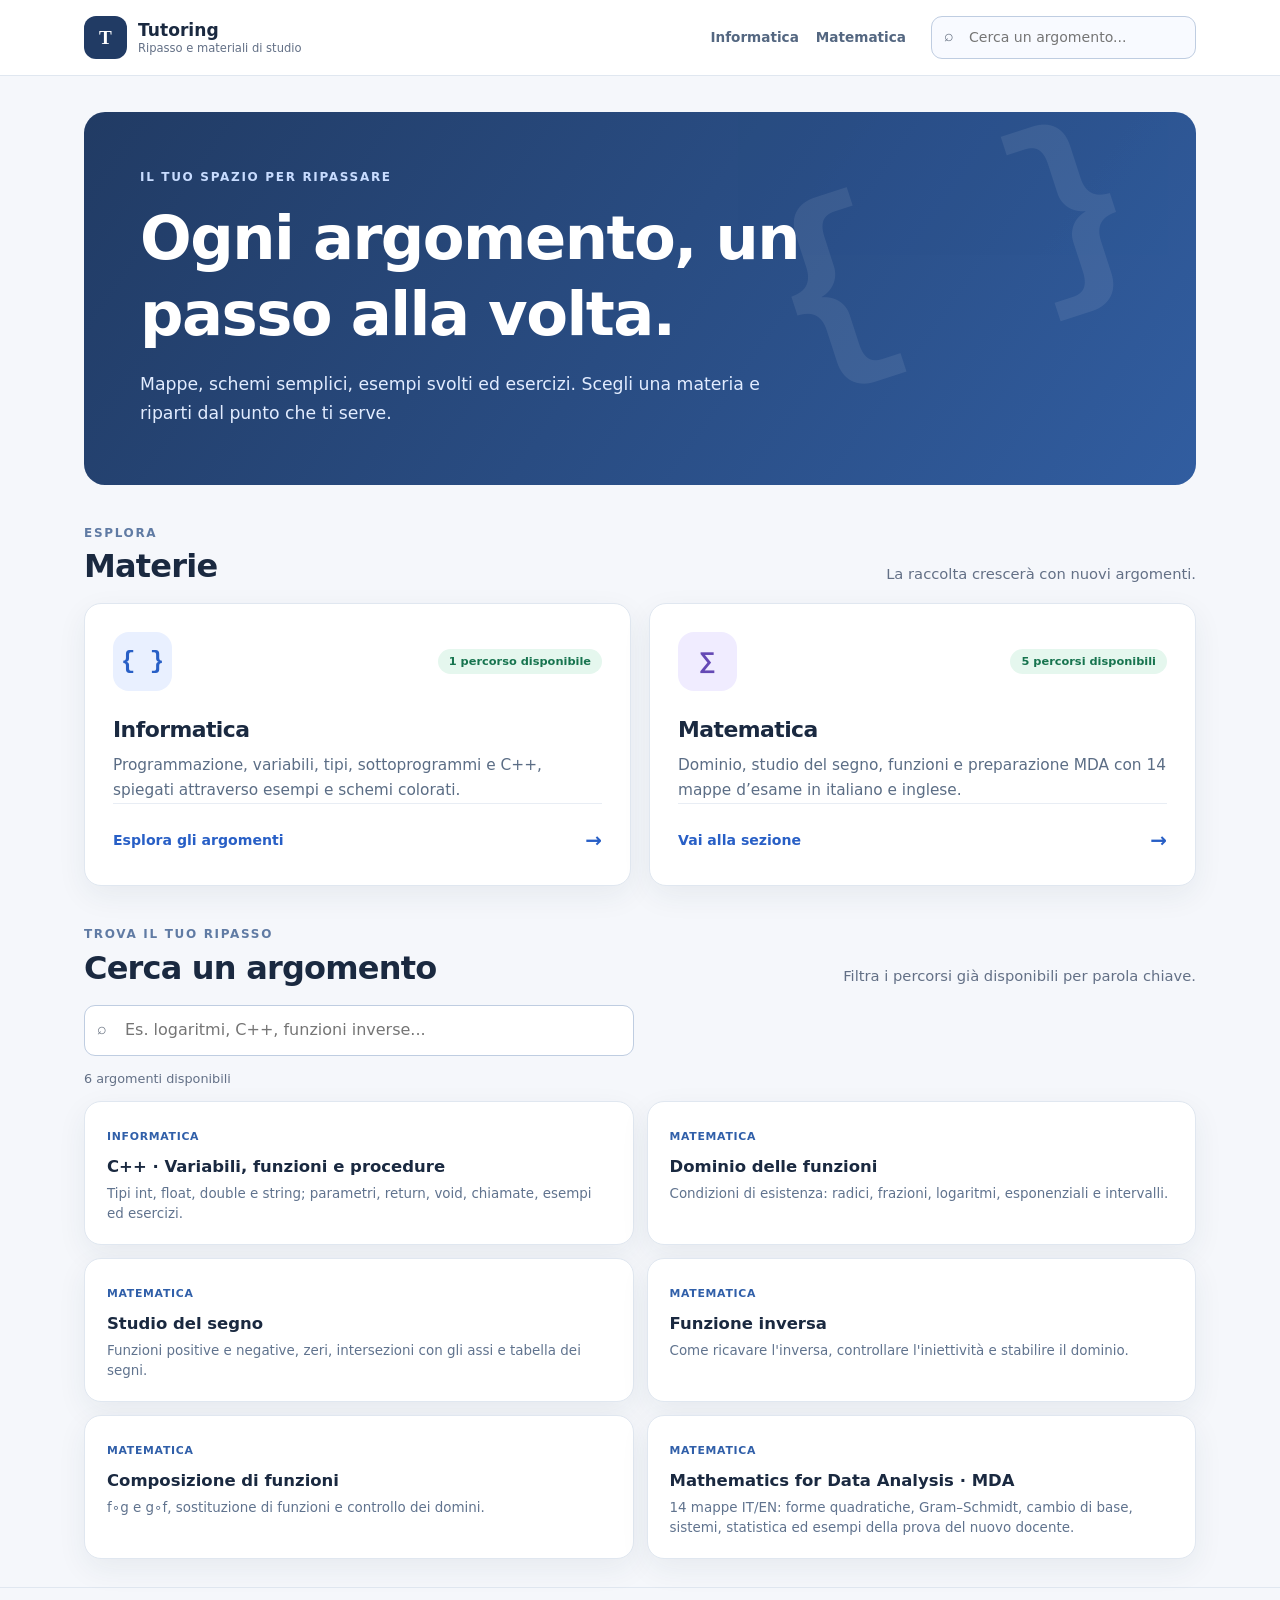
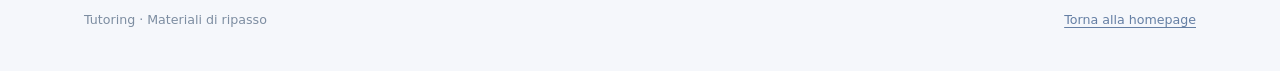
<file: index.html>
<!doctype html>
<html lang="it">
<head>
<meta charset="utf-8">
<meta name="viewport" content="width=device-width, initial-scale=1">
<meta name="theme-color" content="#f5f7fb">
<meta name="description" content="Materiali di ripasso organizzati per materia: informatica, matematica e futuri percorsi.">
<title>Ripasso per materia | Tutoring</title>
<link rel="stylesheet" href="assets/landing.css">
<link rel="stylesheet" href="assets/site.css">
<script defer src="assets/site.js" data-root="./"></script>
</head>
<body>
<main class="shell">
<section class="hero" aria-labelledby="titolo"><div class="kicker">Il tuo spazio per ripassare</div><h1 id="titolo">Ogni argomento, un passo alla volta.</h1><p>Mappe, schemi semplici, esempi svolti ed esercizi. Scegli una materia e riparti dal punto che ti serve.</p></section>
<section id="materie" aria-labelledby="titolo-materie"><div class="section-head"><div><div class="kicker" style="color:#607ba4">Esplora</div><h2 id="titolo-materie">Materie</h2></div><p>La raccolta crescerà con nuovi argomenti.</p></div>
<div class="grid">
<a class="card" href="informatica/"><div class="card-top"><span class="card-symbol blue" aria-hidden="true">{ }</span><span class="pill ready">1 percorso disponibile</span></div><h3>Informatica</h3><p>Programmazione, variabili, tipi, sottoprogrammi e C++, spiegati attraverso esempi e schemi colorati.</p><div class="card-bottom"><span>Esplora gli argomenti</span><span class="arrow" aria-hidden="true">→</span></div></a>
<a class="card" href="matematica/"><div class="card-top"><span class="card-symbol purple" aria-hidden="true">∑</span><span class="pill ready">5 percorsi disponibili</span></div><h3>Matematica</h3><p>Dominio, studio del segno, funzioni e preparazione MDA con 14 mappe d’esame in italiano e inglese.</p><div class="card-bottom"><span>Vai alla sezione</span><span class="arrow" aria-hidden="true">→</span></div></a>
</div></section>
<section id="percorsi" aria-labelledby="titolo-percorsi">
<div class="section-head"><div><div class="kicker" style="color:#607ba4">Trova il tuo ripasso</div><h2 id="titolo-percorsi">Cerca un argomento</h2></div><p>Filtra i percorsi già disponibili per parola chiave.</p></div>
<div data-topic-catalog="all"></div></section>
</main><footer><div class="shell"><span>Tutoring · Materiali di ripasso</span><a href="./">Torna alla homepage</a></div></footer>
</body>
</html>
</file>
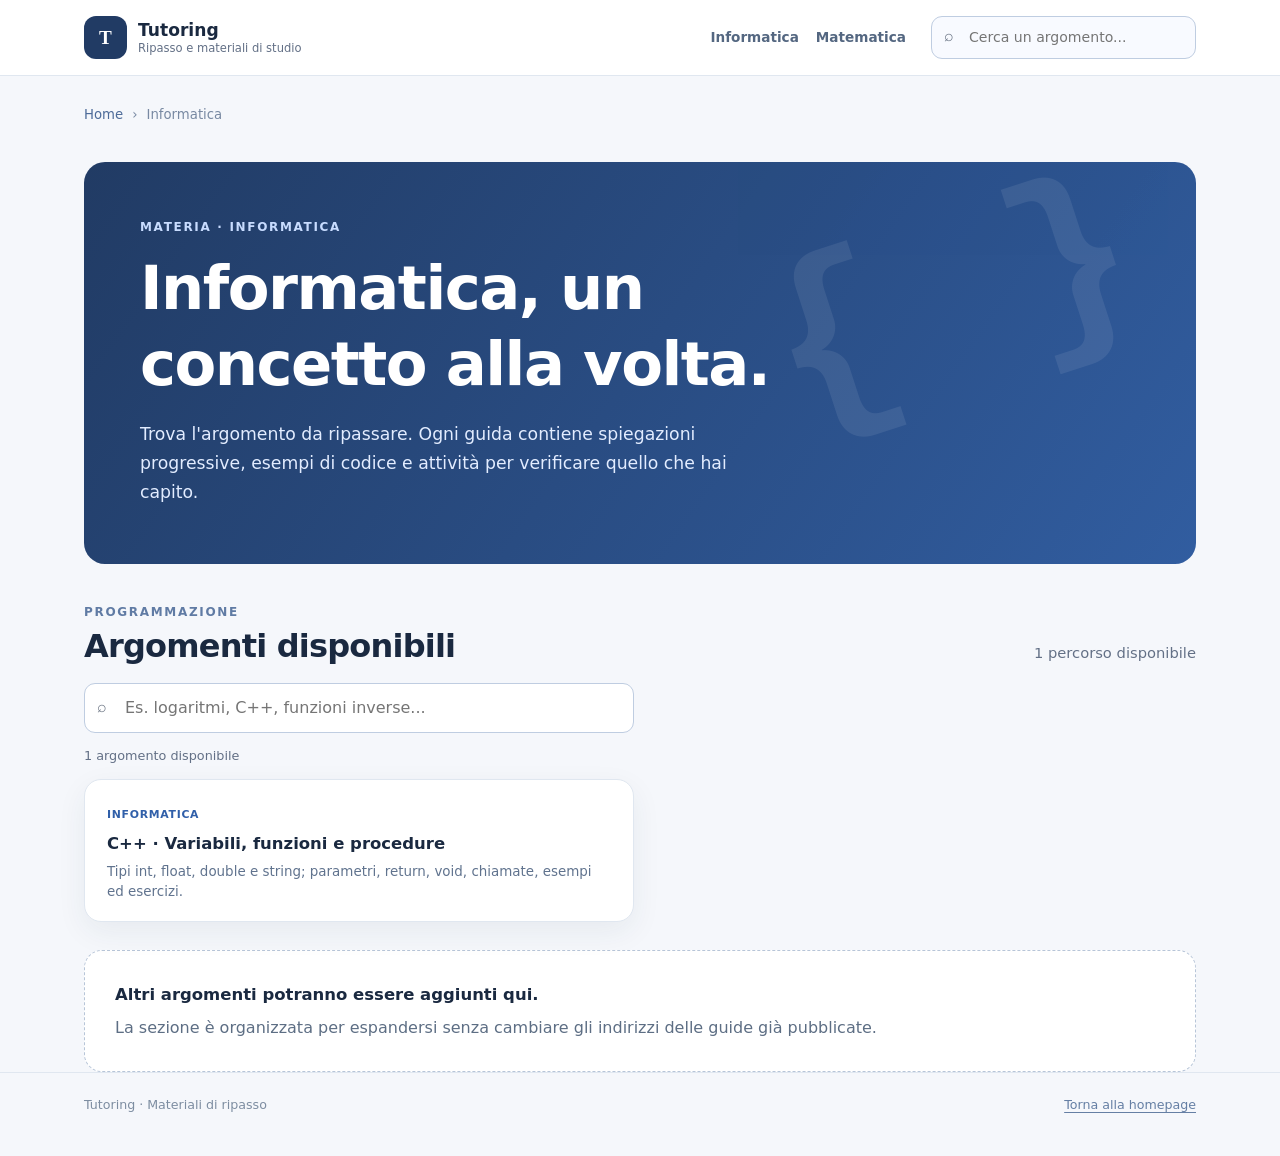
<file: informatica/index.html>
<!doctype html>
<html lang="it">
<head>
<meta charset="utf-8">
<meta name="viewport" content="width=device-width, initial-scale=1">
<meta name="theme-color" content="#f5f7fb">
<meta name="description" content="Ripasso di Informatica: guida C++ a variabili, funzioni, parametri, procedure e sottoprogrammi.">
<title>Informatica | Tutoring</title>
<link rel="stylesheet" href="../assets/landing.css">
<link rel="stylesheet" href="../assets/site.css">
<script defer src="../assets/site.js" data-root="../"></script>
</head>
<body>
<main class="shell">
<nav class="crumbs" aria-label="Percorso di navigazione"><a href="../">Home</a><span aria-hidden="true">›</span><span aria-current="page">Informatica</span></nav>
<section class="hero" aria-labelledby="titolo"><div class="kicker">Materia · Informatica</div><h1 id="titolo">Informatica, un concetto alla volta.</h1><p>Trova l'argomento da ripassare. Ogni guida contiene spiegazioni progressive, esempi di codice e attività per verificare quello che hai capito.</p></section>
<section aria-labelledby="titolo-argomenti"><div class="section-head"><div><div class="kicker" style="color:#607ba4">Programmazione</div><h2 id="titolo-argomenti">Argomenti disponibili</h2></div><p>1 percorso disponibile</p></div>
<div data-topic-catalog="informatica"></div>
<div class="empty"><strong>Altri argomenti potranno essere aggiunti qui.</strong><p>La sezione è organizzata per espandersi senza cambiare gli indirizzi delle guide già pubblicate.</p></div>
</section></main><footer><div class="shell"><span>Tutoring · Materiali di ripasso</span><a href="../">Torna alla homepage</a></div></footer>
</body>
</html>
</file>
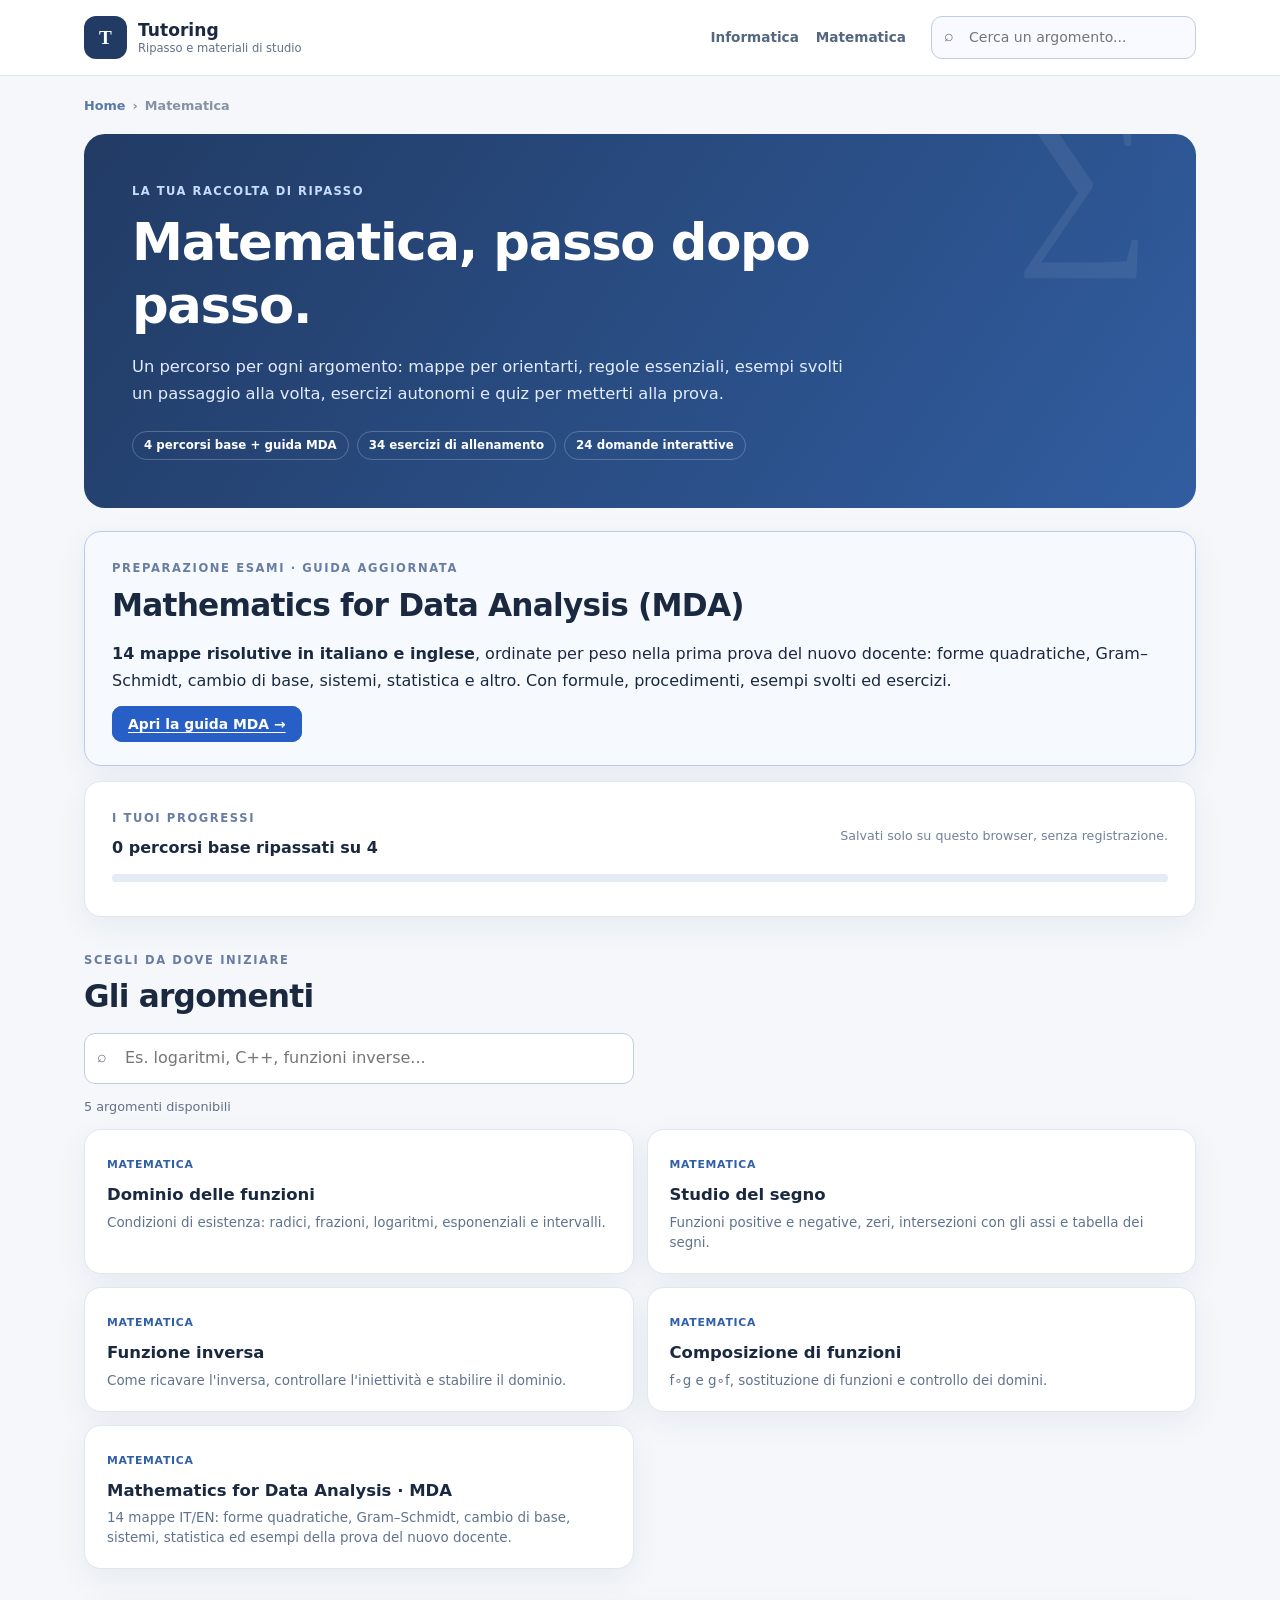
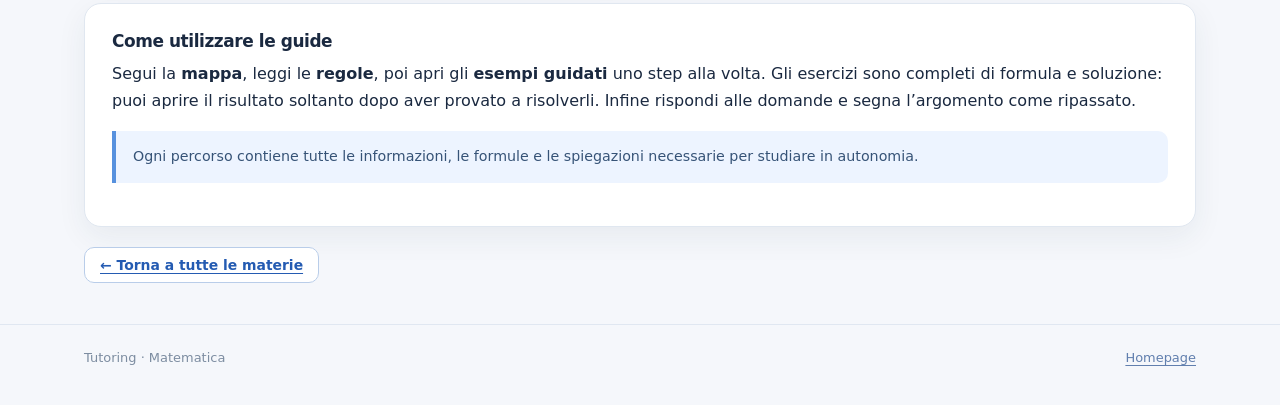
<file: matematica/index.html>
<!doctype html>
<html lang="it">
<head>
<meta charset="utf-8">
<meta name="viewport" content="width=device-width, initial-scale=1">
<meta name="theme-color" content="#f5f7fb">
<meta name="description" content="Ripasso di matematica: dominio, studio del segno, funzione inversa e composizione, con mappe, esempi, esercizi e verifiche.">
<title>Matematica | Tutoring</title>
<link rel="stylesheet" href="assets/guida.css">
<link rel="stylesheet" href="../assets/site.css">
<script defer src="../assets/site.js" data-root="../"></script>
</head>
<body>
<main class="wrap">
<nav class="crumbs" aria-label="Percorso di navigazione"><a href="../">Home</a><span>›</span>Matematica</nav>
<section class="hero" aria-labelledby="titolo"><div class="eyebrow">La tua raccolta di ripasso</div><h1 id="titolo">Matematica, passo dopo passo.</h1><p>Un percorso per ogni argomento: mappe per orientarti, regole essenziali, esempi svolti un passaggio alla volta, esercizi autonomi e quiz per metterti alla prova.</p><div class="stats"><span class="stat">4 percorsi base + guida MDA</span><span class="stat">34 esercizi di allenamento</span><span class="stat">24 domande interattive</span></div></section>
<section class="panel" aria-labelledby="mda-title" style="border:1px solid #b8cceb;background:#f6faff">
<div class="section-label">Preparazione esami · guida aggiornata</div><h2 id="mda-title">Mathematics for Data Analysis (MDA)</h2>
<p><strong>14 mappe risolutive in italiano e inglese</strong>, ordinate per peso nella prima prova del nuovo docente: forme quadratiche, Gram–Schmidt, cambio di base, sistemi, statistica e altro. Con formule, procedimenti, esempi svolti ed esercizi.</p>
<p><a class="btn primary" href="mda/">Apri la guida MDA →</a></p></section>
<section class="panel" aria-label="I tuoi progressi">
<div style="display:flex;align-items:center;justify-content:space-between;gap:13px;flex-wrap:wrap">
<div><div class="section-label">I tuoi progressi</div><strong><span id="progress">0</span> percorsi base ripassati su 4</strong></div>
<p class="mini" style="margin:0">Salvati solo su questo browser, senza registrazione.</p></div>
<div class="progress-track"><span id="progressbar"></span></div>
</section>
<section aria-labelledby="argomenti" style="margin:34px 0">
<div class="section-label">Scegli da dove iniziare</div><h2 id="argomenti">Gli argomenti</h2>
<div data-topic-catalog="matematica"></div></section>
<div class="panel"><h3>Come utilizzare le guide</h3><p>Segui la <strong>mappa</strong>, leggi le <strong>regole</strong>, poi apri gli <strong>esempi guidati</strong> uno step alla volta. Gli esercizi sono completi di formula e soluzione: puoi aprire il risultato soltanto dopo aver provato a risolverli. Infine rispondi alle domande e segna l’argomento come ripassato.</p><div class="tip">Ogni percorso contiene tutte le informazioni, le formule e le spiegazioni necessarie per studiare in autonomia.</div></div>
<div class="home-link"><a class="btn" href="../">← Torna a tutte le materie</a></div>
</main>
<footer><div class="wrap">Tutoring · Matematica <span style="float:right"><a href="../">Homepage</a></span></div></footer>
<script>
(function(){
  var ids=['dominio','segno','inversa','composizione'],count=0;
  ids.forEach(function(id){try{if(localStorage.getItem('tutoring-matematica-v1:'+id)==='1'){count++}}catch(e){}});
  document.getElementById('progress').textContent=count;
  document.getElementById('progressbar').style.width=(count/4*100)+'%';
})();
</script>
</body></html>
</file>
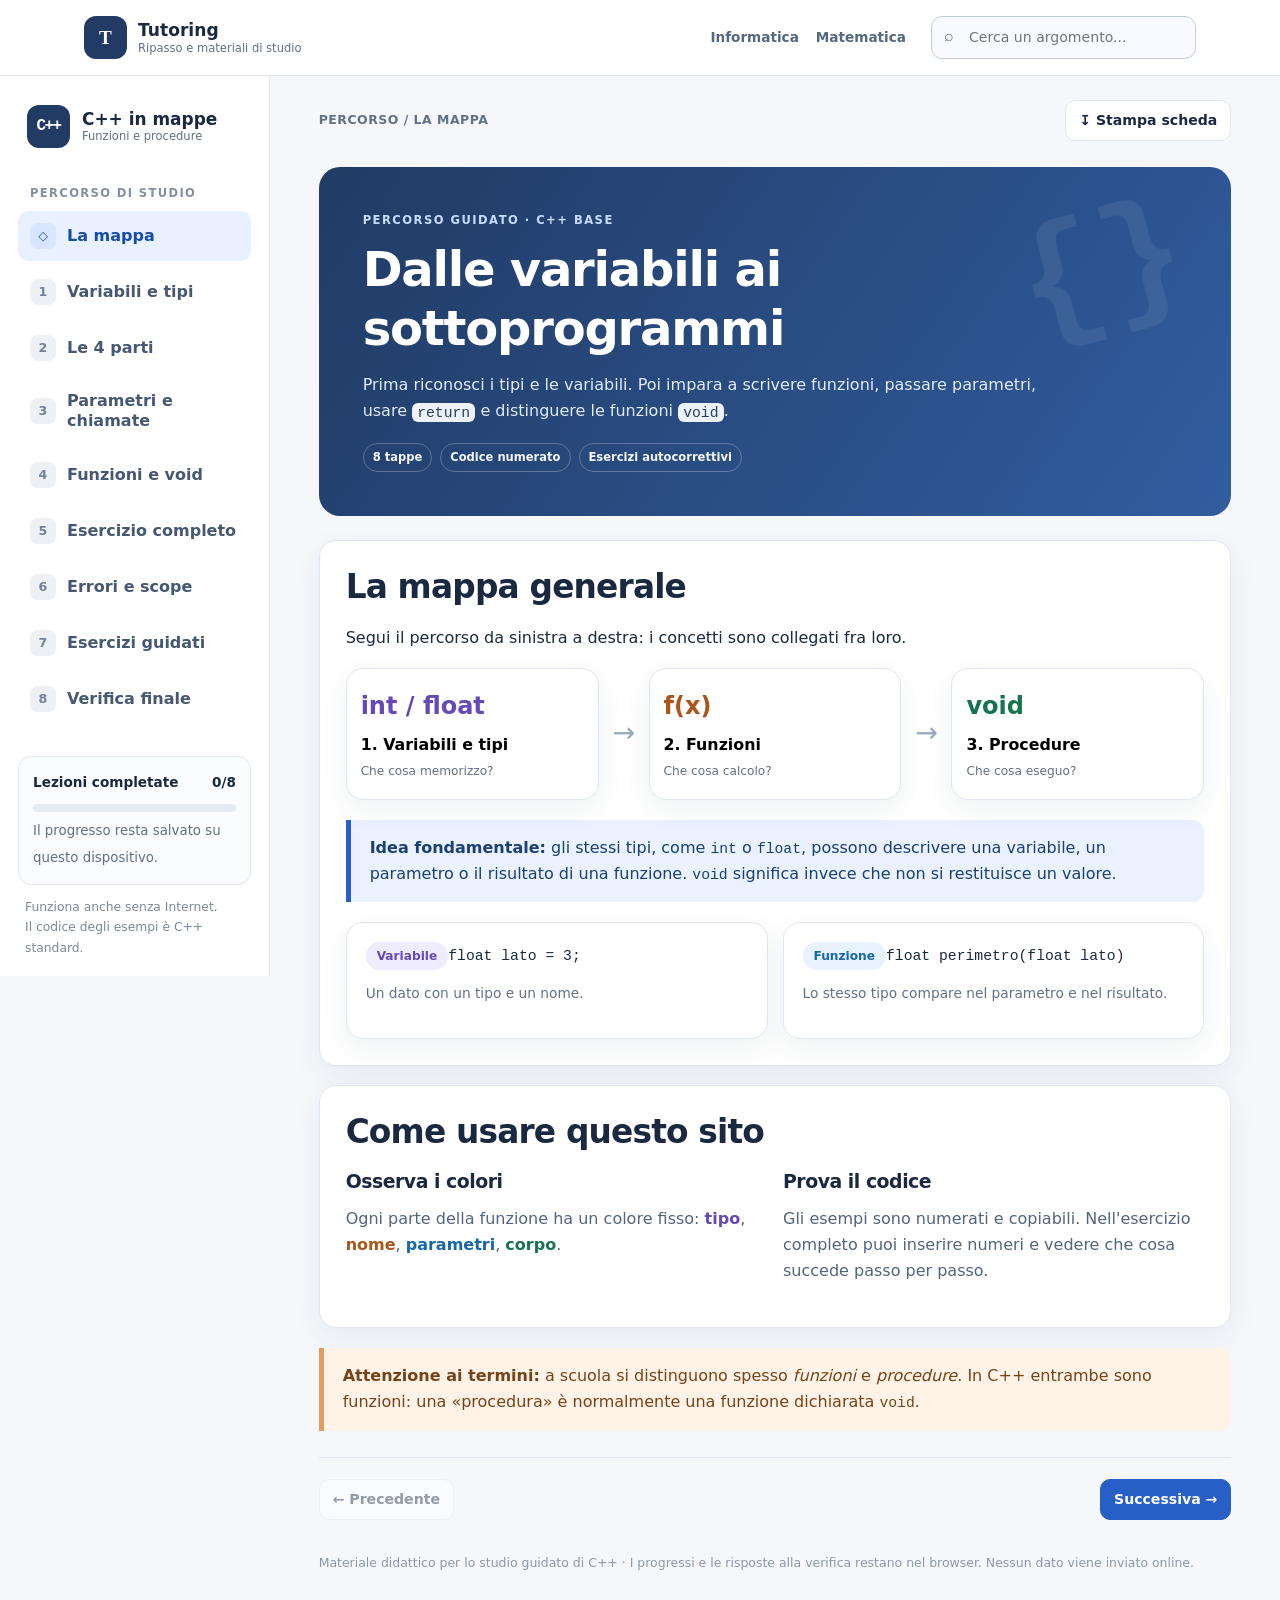
<file: informatica/cpp-sottoprogrammi/index.html>
<!doctype html>
<html lang="it">
<head>
<meta charset="utf-8">
<meta name="viewport" content="width=device-width, initial-scale=1">
<meta name="theme-color" content="#f7f9fc">
<meta name="description" content="Un percorso guidato di C++: variabili, tipi, funzioni, parametri e procedure void. Mappe, codice numerato ed esercizi.">
<title>C++ in mappe | Funzioni e procedure</title>
<style>
:root{--bg:#f5f7fb;--paper:#fff;--ink:#1a2940;--muted:#637086;--stroke:#e0e7f0;--shadow:0 10px 30px rgba(37,54,81,.065);--accent:#285fc6;--accent-soft:#e9f0ff;--purple:#6549b5;--purple-soft:#f0ecff;--orange:#aa551b;--orange-soft:#fff1e5;--blue:#1667ad;--blue-soft:#e8f3ff;--green:#17744f;--green-soft:#e5f7ee;--red:#aa3447;--red-soft:#ffedf0;--code:#18253b;--code-ink:#ecf2ff;--radius:17px}
*{box-sizing:border-box}html{scroll-behavior:smooth}body{margin:0;background:var(--bg);color:var(--ink);font:16px/1.65 system-ui,-apple-system,"Segoe UI",Arial,sans-serif}button,input{font:inherit}button{cursor:pointer}button:focus-visible,a:focus-visible,summary:focus-visible,input:focus-visible{outline:3px solid #72a0ff;outline-offset:3px}a{color:var(--accent)}p{margin:0 0 1em}h1,h2,h3{line-height:1.23;letter-spacing:-.025em}h1{font-size:clamp(2rem,4vw,3rem);margin:.2em 0 .3em}h2{font-size:clamp(1.52rem,2.6vw,2.05rem);margin:0 0 .55em}h3{font-size:1.18rem;margin:0 0 .65em}small{color:var(--muted)}code{font-family:ui-monospace,SFMono-Regular,Consolas,"Liberation Mono",monospace;font-size:.92em}p code,li code,.tip code{padding:.13em .35em;background:#edf2f8;border-radius:6px;color:#253e63}strong{font-weight:750}
.layout{display:grid;grid-template-columns:270px minmax(0,1fr);min-height:100vh;max-width:1640px;margin:auto}.sidebar{background:#fff;border-right:1px solid var(--stroke);position:sticky;top:0;height:100vh;display:flex;flex-direction:column;padding:25px 18px 18px;overflow:auto}.brand{display:flex;align-items:center;gap:12px;font-weight:800;font-size:1.06rem;line-height:1.2;padding:4px 9px 18px}.logo{display:grid;place-items:center;background:#1e3556;color:#fff;border-radius:12px;width:43px;height:43px;font-family:ui-monospace,Consolas,monospace;font-size:1rem;letter-spacing:-.1em}.muted{color:var(--muted)}.eyebrow{text-transform:uppercase;letter-spacing:.13em;color:#577093;font-size:.72rem;font-weight:850}.menu-label{padding:18px 12px 8px;font-size:.72rem;letter-spacing:.12em;color:#8390a2;font-weight:800;text-transform:uppercase}.nav{display:grid;gap:6px}.nav-button{border:0;background:transparent;color:#465872;width:100%;text-align:left;padding:12px 12px;display:flex;gap:11px;align-items:center;border-radius:10px;line-height:1.28;font-weight:650}.nav-button:hover{background:#f0f4fa}.nav-button[aria-current="page"]{background:var(--accent-soft);color:#164caa}.step-num{display:grid;place-items:center;flex:none;border-radius:8px;background:#edf1f6;width:26px;height:26px;font-size:.79rem;color:#72829a;font-weight:800}.nav-button[aria-current="page"] .step-num{background:#d7e5ff;color:#1c59b5}.nav-button.done .step-num{background:#dff6e8;color:#197345}.progress-card{margin-top:auto;border:1px solid var(--stroke);border-radius:13px;padding:14px;background:#fafcff}.progress-head{display:flex;justify-content:space-between;align-items:center;font-size:.85rem;font-weight:750}.meter{height:8px;background:#e9edf4;border-radius:20px;overflow:hidden;margin:11px 0 5px}.meter>span{display:block;background:linear-gradient(90deg,#5489ec,#24a67d);height:100%;width:0;transition:width .25s}.sidebar-bottom{font-size:.77rem;padding:12px 7px 0;color:#7b899a}
.main{min-width:0;padding:22px clamp(16px,3.8vw,65px) 65px}.topbar{height:45px;display:flex;align-items:center;justify-content:space-between;gap:14px;max-width:1010px;margin:0 auto 24px}.breadcrumbs{font-size:.78rem;color:var(--muted);font-weight:700;letter-spacing:.04em}.button[hidden]{display:none!important}.button{border:1px solid var(--stroke);background:#fff;color:var(--ink);border-radius:10px;padding:8px 13px;font-weight:700;font-size:.88rem;display:inline-flex;align-items:center;justify-content:center;gap:8px}.button:hover{border-color:#95b0db;background:#f8fbff}.button.primary{background:#285fc6;color:#fff;border-color:#285fc6}.button.primary:hover{background:#1c4eaa}.button.soft{background:var(--accent-soft);color:#174eac;border-color:transparent}.button.success{background:#e4f8eb;border-color:#afe0be;color:#166c41}.button:disabled{opacity:.45;cursor:not-allowed}.content{max-width:1010px;margin:auto}.lesson[hidden]{display:none}.hero{background:linear-gradient(125deg,#213b64,#315da0);border-radius:21px;padding:clamp(22px,4vw,44px);color:#fff;position:relative;overflow:hidden;margin-bottom:24px}.hero:after{content:"{}";font:700 140px/1 ui-monospace,Consolas,monospace;opacity:.07;position:absolute;right:5%;top:10%;transform:rotate(-15deg);pointer-events:none}.hero .eyebrow{color:#bed6ff}.hero h1{max-width:700px}.hero p{max-width:680px;color:#e3ecff;margin:0}.hero.plain{background:#fff;color:var(--ink);border:1px solid var(--stroke);box-shadow:var(--shadow)}.hero.plain .eyebrow{color:#5578ac}.hero.plain p{color:var(--muted)}.hero.plain:after{color:#315da0}.tag-row{display:flex;gap:8px;flex-wrap:wrap;margin-top:18px}.tag{font-size:.72rem;font-weight:750;display:inline-block;border:1px solid rgba(255,255,255,.25);padding:4px 9px;border-radius:20px;color:#f2f7ff}.hero.plain .tag{border-color:#d5e1f3;color:#4c648b}
.card{background:var(--paper);border:1px solid var(--stroke);border-radius:var(--radius);padding:clamp(16px,2.6vw,26px);box-shadow:var(--shadow);margin:0 0 19px}.card>p:last-child{margin-bottom:0}.card.subtle{background:#fbfcfe}.card h3+ p{color:#52647f}.card-grid{display:grid;grid-template-columns:repeat(2,minmax(0,1fr));gap:16px}.card-grid>.card{margin:0}.strip{border-left:5px solid var(--accent);padding:15px 19px;background:#eaf1ff;border-radius:0 12px 12px 0;margin:20px 0;color:#1c3f74}.strip.orange{border-left-color:#e39b5e;background:#fff2e7;color:#754319}.strip.green{border-left-color:#3ca879;background:#e9f8ef;color:#235c40}.strip.red{border-left-color:#d26a79;background:#fff0f2;color:#873648}.strip p:last-child{margin:0}.section-kicker{font-size:.8rem;font-weight:850;color:#647999;letter-spacing:.06em;margin:24px 0 8px;text-transform:uppercase}.section-title{margin:22px 0 15px}.flowmap{display:grid;grid-template-columns:1fr 36px 1fr 36px 1fr;align-items:stretch;gap:7px}.mapnode{border:1px solid var(--stroke);border-radius:15px;padding:17px 14px;background:#fff;text-align:center;display:flex;flex-direction:column;justify-content:center;min-height:132px;text-decoration:none;box-shadow:var(--shadow);transition:transform .15s,border-color .15s}.mapnode:hover{transform:translateY(-3px);border-color:#93b3e6}.mapnode b{font-size:.99rem;margin:5px 0}.mapnode small{line-height:1.4;font-size:.76rem}.mapicon{font-size:1.5rem;font-weight:800}.arrow{display:grid;place-items:center;font-size:1.7rem;color:#98a8bd}.two-branches{display:grid;grid-template-columns:1fr 1fr;gap:15px}.branch{border:1px solid var(--stroke);border-radius:14px;padding:19px;background:#fff}.branch .pill{margin-bottom:12px}.pill{display:inline-block;border-radius:99px;padding:4px 11px;font-size:.76rem;font-weight:800}.pill.purple{background:var(--purple-soft);color:var(--purple)}.pill.orange{background:var(--orange-soft);color:var(--orange)}.pill.blue{background:var(--blue-soft);color:var(--blue)}.pill.green{background:var(--green-soft);color:var(--green)}.pill.red{background:var(--red-soft);color:var(--red)}
.type-row{display:grid;grid-template-columns:115px 1fr 1.1fr;gap:10px;align-items:center;padding:11px 0;border-top:1px solid var(--stroke);font-size:.91rem}.type-row:first-of-type{border-top:0}.type-name{font:750 .98rem ui-monospace,Consolas,monospace;color:var(--purple)}.type-row code{color:#3f5574;word-break:break-word}.compare-table{width:100%;border-collapse:collapse;font-size:.93rem}.compare-table th{text-align:left;color:#60738d;padding:11px;background:#f2f5fa}.compare-table td{padding:11px;border-bottom:1px solid var(--stroke);vertical-align:top}.compare-table tr:last-child td{border:0}.compare-table th:first-child{border-radius:8px 0 0 8px}.compare-table th:last-child{border-radius:0 8px 8px 0}
.code-panel{background:var(--code);color:var(--code-ink);border-radius:13px;overflow:hidden;margin:14px 0;min-width:0}.code-toolbar{display:flex;align-items:center;justify-content:space-between;gap:12px;border-bottom:1px solid #34435d;padding:9px 14px;color:#b3c2da;font:.76rem ui-monospace,Consolas,monospace}.copy-btn{border:1px solid #50617c;background:#2c3d58;color:#ecf2ff;padding:5px 9px;border-radius:7px;font:700 .75rem system-ui,sans-serif}.copy-btn:hover{background:#405676}.code-scroll{overflow:auto;padding:11px 0 13px}.code-lines{display:table;min-width:100%;border-spacing:0;font: .88rem/1.73 ui-monospace,SFMono-Regular,Consolas,"Liberation Mono",monospace;tab-size:4}.code-line{display:table-row}.code-line .line-no{display:table-cell;user-select:none;text-align:right;min-width:49px;padding:0 15px 0 8px;color:#7d90ad;border-right:1px solid #34435d}.code-line .code-text{display:table-cell;padding:0 22px 0 17px;white-space:pre}.code-line.hl .code-text{background:rgba(91,148,255,.14);box-shadow:inset 3px 0 #79a7ff}.syntax-type{color:#d6b1ff}.syntax-kw{color:#ffb879}.syntax-fn{color:#80d7f3}.syntax-num{color:#ffd278}.syntax-string{color:#b8e889}.syntax-comment{color:#8ea0ba;font-style:italic}.syntax-pre{color:#ffc38c}
.anatomy{overflow-x:auto;padding:13px 0}.signature{font:700 clamp(.89rem,1.85vw,1.28rem)/2 ui-monospace,Consolas,monospace;white-space:nowrap;display:inline-flex;align-items:center;gap:6px}.sig-piece{border-radius:9px;padding:4px 8px;display:inline-block}.sig-piece small{font:800 .7rem system-ui,sans-serif;margin:0 6px 0 0;background:#fff;border-radius:5px;padding:2px 6px}.sig-return{background:var(--purple-soft);color:var(--purple)}.sig-name{background:var(--orange-soft);color:var(--orange)}.sig-params{background:var(--blue-soft);color:var(--blue)}.sig-body{background:var(--green-soft);color:var(--green)}.anatomy-legend{display:grid;grid-template-columns:repeat(2,minmax(0,1fr));gap:12px;margin:15px 0 0}.legend-item{padding:12px;border:1px solid var(--stroke);border-radius:11px;background:#fff}.legend-item strong{display:block;margin-bottom:3px}.legend-item p{font-size:.86rem;margin:0;color:#596b84}.icon-index{display:inline-grid;place-items:center;width:25px;height:25px;border-radius:8px;font-weight:800;font-size:.79rem;margin-right:7px}.legend-purple .icon-index{color:var(--purple);background:var(--purple-soft)}.legend-orange .icon-index{color:var(--orange);background:var(--orange-soft)}.legend-blue .icon-index{color:var(--blue);background:var(--blue-soft)}.legend-green .icon-index{color:var(--green);background:var(--green-soft)}
.trace{display:flex;flex-wrap:wrap;gap:8px;align-items:center;margin:15px 0}.trace span{border:1px solid var(--stroke);padding:9px 12px;border-radius:9px;background:#fff;font-size:.83rem;font-weight:750}.trace .arr{background:transparent;border:0;color:#8ca0bb;padding:2px;font-size:1.35rem}.trace strong{color:#0d6196}.twin-code{display:grid;grid-template-columns:minmax(0,1fr) minmax(0,1fr);gap:16px}.twin-code .code-panel{margin-top:6px}.twin-code .code-lines{font-size:.79rem}.twin-code>.card{min-width:0}.notice{font-size:.86rem;color:var(--muted)}
.checklist{margin:8px 0;padding-left:23px}.checklist li{margin:9px 0}.callout-symbol{font-size:1.05rem;font-weight:900;margin-right:8px}.faq details,.exercise details{border:1px solid var(--stroke);border-radius:12px;background:#fff;margin:9px 0;overflow:hidden}.faq summary,.exercise summary{cursor:pointer;padding:13px 15px;font-weight:750;list-style:none;display:flex;justify-content:space-between;gap:12px}.faq summary::-webkit-details-marker,.exercise summary::-webkit-details-marker{display:none}.faq summary::after,.exercise summary::after{content:"＋";color:#6984ac;font-weight:850}.faq details[open] summary::after,.exercise details[open] summary::after{content:"−"}.faq details>div,.exercise details>div{padding:0 15px 14px;color:#4e617d}.example-step{display:flex;gap:12px;margin:15px 0}.round-num{display:grid;place-items:center;flex:none;width:32px;height:32px;background:#e8efff;color:#1d54b0;border-radius:10px;font-weight:850}.example-step p{margin:4px 0 0;color:#52647e}
.sim-form{display:grid;grid-template-columns:repeat(2,1fr) auto;gap:12px;align-items:end}.sim-form label{display:grid;gap:5px;color:#52647e;font-size:.83rem;font-weight:760}.sim-form input{background:#fff;border:1px solid #bfcad9;border-radius:9px;padding:10px;width:100%;min-width:0}.sim-output{margin-top:15px;border:1px dashed #a7bad6;background:#f5f9ff;border-radius:11px;padding:16px;min-height:72px}.sim-output code{display:block;line-height:1.7}.exercise-num{color:#5674a7;font-weight:850;font-size:.78rem;text-transform:uppercase;letter-spacing:.08em;margin-bottom:7px}.exercise{margin:16px 0;padding:20px;background:#fff;border:1px solid var(--stroke);border-radius:14px}.exercise h3{margin-bottom:8px}.exercise details>div .code-panel{margin-top:5px}.answers{display:grid;gap:14px}.quiz-card{border:1px solid var(--stroke);border-radius:14px;background:#fff;padding:18px}.quiz-card h3{font-size:1.02rem;line-height:1.5}.answers-group{display:grid;gap:8px}.answer{width:100%;border:1px solid #d5dfeb;background:#fff;color:#334966;padding:11px 12px;text-align:left;border-radius:10px;display:flex;align-items:flex-start;gap:10px;line-height:1.45}.answer:hover:not(:disabled){border-color:#739ad4;background:#f5f9ff}.answer .letter{flex:none;border-radius:6px;background:#eef2f8;font-weight:850;font-size:.78rem;width:23px;height:23px;display:grid;place-items:center}.answer.selected.good{border-color:#6fb78d;background:#e9f8ef;color:#1b6440}.answer.selected.bad{border-color:#d69aa4;background:#fff0f2;color:#8b3040}.answer.correct-unselected{border-color:#b9ddc7;border-style:dashed}.feedback{margin:12px 0 0;font-size:.86rem;font-weight:650}.feedback.good{color:#19734c}.feedback.bad{color:#a03948}.score{padding:15px;background:#eaf3ff;border-radius:12px;display:none;margin:14px 0;font-weight:750}.score.visible{display:block}.lesson-actions{display:flex;justify-content:space-between;gap:12px;flex-wrap:wrap;align-items:center;border-top:1px solid var(--stroke);padding:21px 0;margin-top:26px}.lesson-actions .right{display:flex;gap:10px;flex-wrap:wrap}.footnote{color:#8b98aa;font-size:.78rem;margin:12px 0 0}.hidden{display:none!important}
@media(max-width:1030px){.layout{grid-template-columns:215px minmax(0,1fr)}.sidebar{padding:21px 10px}.main{padding:19px 19px 48px}.card-grid{gap:12px}.flowmap{grid-template-columns:1fr 25px 1fr 25px 1fr}}@media(max-width:760px){.layout{display:block}.sidebar{position:sticky;z-index:5;top:0;height:auto;overflow:visible;padding:8px 12px;border-bottom:1px solid var(--stroke);box-shadow:0 3px 16px rgba(18,33,55,.06)}.brand{padding:3px 2px 8px;font-size:.93rem}.logo{height:33px;width:33px;border-radius:9px}.menu-label,.sidebar-bottom,.progress-card{display:none}.nav{display:flex;overflow-x:auto;gap:5px;scrollbar-width:thin;padding-bottom:3px}.nav-button{min-width:max-content;padding:9px 10px;font-size:.78rem}.step-num{width:20px;height:20px;font-size:.7rem}.main{padding:14px 13px 44px}.topbar{margin-bottom:12px}.breadcrumbs{font-size:.7rem}.hero{margin-bottom:15px;border-radius:16px}.hero:after{font-size:96px;top:20%}.card{margin-bottom:13px}.card-grid,.twin-code{grid-template-columns:1fr}.flowmap{display:flex;flex-direction:column;gap:6px}.mapnode{min-height:82px}.arrow{transform:rotate(90deg)}.anatomy-legend,.two-branches{grid-template-columns:1fr}.compare-table{display:block;max-width:100%;overflow-x:auto}.compare-table th,.compare-table td{min-width:112px}.type-row{grid-template-columns:85px 1fr;gap:4px}.type-row code{grid-column:2}.sim-form{grid-template-columns:1fr 1fr}.sim-form button{grid-column:1/-1}.signature{font-size:.82rem;gap:3px}.sig-piece{padding:3px 5px}.sig-piece small{margin-right:3px;padding:1px 4px}.lesson-actions .right{width:100%}.lesson-actions .right button{flex:1}.code-lines{font-size:.79rem}.hero.plain:after{display:none}}@media(prefers-reduced-motion:reduce){html{scroll-behavior:auto}*{transition:none!important}}
</style>
<link rel="stylesheet" href="../../assets/site.css">
<script defer src="../../assets/site.js" data-root="../../"></script>
</head>
<body>
<div class="layout">
<aside class="sidebar" aria-label="Navigazione delle lezioni">
  <div class="brand"><div class="logo" aria-hidden="true">C++</div><div>C++ in mappe <div class="muted" style="font-size:.72rem;font-weight:500">Funzioni e procedure</div></div></div>
  <div class="menu-label">Percorso di studio</div>
  <nav class="nav" id="nav"></nav>
  <div class="progress-card"><div class="progress-head"><span>Lezioni completate</span><span id="progressText">0/8</span></div><div class="meter"><span id="progressBar"></span></div><small>Il progresso resta salvato su questo dispositivo.</small></div>
  <div class="sidebar-bottom">Funziona anche senza Internet.<br>Il codice degli esempi è C++ standard.</div>
</aside>
<main class="main"><div class="topbar"><span class="breadcrumbs" id="crumb">PERCORSO / MAPPA</span><button class="button" id="printBtn" type="button" title="Stampa o salva come PDF">↧ Stampa scheda</button></div>
<div class="content">
<section class="lesson" id="lesson-mappa" data-title="La mappa" data-short="La mappa">
 <div class="hero"><div class="eyebrow">Percorso guidato · C++ base</div><h1>Dalle variabili ai sottoprogrammi</h1><p>Prima riconosci i tipi e le variabili. Poi impara a scrivere funzioni, passare parametri, usare <code>return</code> e distinguere le funzioni <code>void</code>.</p><div class="tag-row"><span class="tag">8 tappe</span><span class="tag">Codice numerato</span><span class="tag">Esercizi autocorrettivi</span></div></div>
 <div class="card"><h2>La mappa generale</h2><p>Segui il percorso da sinistra a destra: i concetti sono collegati fra loro.</p>
 <div class="flowmap"><button class="mapnode" type="button" data-go="variabili"><span class="mapicon" style="color:var(--purple)">int / float</span><b>1. Variabili e tipi</b><small>Che cosa memorizzo?</small></button><div class="arrow" aria-hidden="true">→</div><button class="mapnode" type="button" data-go="anatomia"><span class="mapicon" style="color:var(--orange)">f(x)</span><b>2. Funzioni</b><small>Che cosa calcolo?</small></button><div class="arrow" aria-hidden="true">→</div><button class="mapnode" type="button" data-go="procedure"><span class="mapicon" style="color:var(--green)">void</span><b>3. Procedure</b><small>Che cosa eseguo?</small></button></div>
 <div class="strip"><strong>Idea fondamentale:</strong> gli stessi tipi, come <code>int</code> o <code>float</code>, possono descrivere una variabile, un parametro o il risultato di una funzione. <code>void</code> significa invece che non si restituisce un valore.</div>
 <div class="two-branches"><div class="branch"><span class="pill purple">Variabile</span><code>float lato = 3;</code><p class="notice">Un dato con un tipo e un nome.</p></div><div class="branch"><span class="pill blue">Funzione</span><code>float perimetro(float lato)</code><p class="notice">Lo stesso tipo compare nel parametro e nel risultato.</p></div></div></div>
 <div class="card"><h2>Come usare questo sito</h2><div class="card-grid"><div><h3>Osserva i colori</h3><p>Ogni parte della funzione ha un colore fisso: <strong style="color:var(--purple)">tipo</strong>, <strong style="color:var(--orange)">nome</strong>, <strong style="color:var(--blue)">parametri</strong>, <strong style="color:var(--green)">corpo</strong>.</p></div><div><h3>Prova il codice</h3><p>Gli esempi sono numerati e copiabili. Nell'esercizio completo puoi inserire numeri e vedere che cosa succede passo per passo.</p></div></div></div>
 <div class="strip orange"><strong>Attenzione ai termini:</strong> a scuola si distinguono spesso <em>funzioni</em> e <em>procedure</em>. In C++ entrambe sono funzioni: una «procedura» è normalmente una funzione dichiarata <code>void</code>.</div>
</section>

<section class="lesson" id="lesson-variabili" data-title="Variabili e tipi" data-short="Variabili e tipi" hidden>
 <div class="hero plain"><div class="eyebrow">Tappa 1 di 8</div><h1>Variabili e tipi</h1><p>Il tipo indica quale genere di dato contiene una variabile. Il nome serve per ritrovarla nel programma.</p></div>
 <div class="card"><h2>Come si dichiara una variabile?</h2><div class="signature" aria-label="tipo, nome, uguale valore, punto e virgola"><span class="sig-piece sig-return"><small>1</small>float</span><span class="sig-piece sig-name"><small>2</small>lato</span><span> = 3.0f;</span></div><div class="anatomy-legend"><div class="legend-item legend-purple"><strong><span class="icon-index">1</span> Tipo</strong><p><code>float</code> indica un numero decimale.</p></div><div class="legend-item legend-orange"><strong><span class="icon-index">2</span> Nome</strong><p><code>lato</code> è il nome scelto per la variabile.</p></div></div><div class="strip green"><strong>Una sola dichiarazione nello stesso ambito:</strong> non puoi scrivere due volte <code>float lato;</code> nello stesso blocco. Puoi invece cambiarne il valore con <code>lato = 5.0f;</code>.</div></div>
 <div class="card"><h2>I tipi principali</h2><p>Tutti questi tipi possono essere usati per <strong>variabili</strong>, <strong>parametri</strong> e, quando appropriato, <strong>valori di ritorno</strong>.</p>
 <div class="type-row"><span class="type-name">int</span><span>Numero intero</span><code>int eta = 16;</code></div>
 <div class="type-row"><span class="type-name">float</span><span>Numero decimale</span><code>float lato = 3.5f;</code></div>
 <div class="type-row"><span class="type-name">double</span><span>Decimale con più precisione</span><code>double prezzo = 12.75;</code></div>
 <div class="type-row"><span class="type-name">bool</span><span>Vero o falso</span><code>bool acceso = true;</code></div>
 <div class="type-row"><span class="type-name">char</span><span>Un carattere</span><code>char iniziale = 'A';</code></div>
 <div class="type-row"><span class="type-name">string</span><span>Testo</span><code>string nome = "Luca";</code></div>
 <div class="strip"><code>string</code> richiede <code>#include &lt;string&gt;</code> e, negli esempi, <code>using namespace std;</code> oppure il nome completo <code>std::string</code>. Le stringhe usano doppi apici; i <code>char</code> apici singoli.</div></div>
 <div class="card"><h2>Dichiarazioni e assegnazioni</h2><div class="code-mount" data-code="variabili"></div><p>La virgola consente di dichiarare più variabili dello stesso tipo. Per iniziare è spesso più leggibile scriverne una per riga.</p></div>
 <div class="card"><h2>Il collegamento con le funzioni</h2><div class="compare-table-wrap"><table class="compare-table"><thead><tr><th>Ruolo</th><th>Esempio</th><th>Che cosa significa</th></tr></thead><tbody><tr><td>Variabile</td><td><code>float lato;</code></td><td>Conserva un numero.</td></tr><tr><td>Parametro</td><td><code>float lato</code></td><td>Riceve un numero quando chiami la funzione.</td></tr><tr><td>Risultato</td><td><code>float perimetro(...)</code></td><td>La funzione restituisce un numero.</td></tr></tbody></table></div></div>
</section>

<section class="lesson" id="lesson-anatomia" data-title="Le 4 parti della funzione" data-short="Le 4 parti" hidden>
 <div class="hero plain"><div class="eyebrow">Tappa 2 di 8</div><h1>Le 4 parti di una funzione</h1><p>Una funzione è un blocco di codice con un nome: quando la chiami, esegue un compito.</p></div>
 <div class="card"><h2>Impara a riconoscerle</h2><div class="anatomy"><div class="signature"><span class="sig-piece sig-return"><small>1</small>float</span><span class="sig-piece sig-name"><small>2</small>perimetro</span><span class="sig-piece sig-params"><small>3</small>(float lato)</span><span class="sig-piece sig-body"><small>4</small>{ ... }</span></div></div>
 <div class="anatomy-legend"><div class="legend-item legend-purple"><strong><span class="icon-index">1</span> Tipo restituito</strong><p>Che tipo di valore arriva all'esterno: qui <code>float</code>.</p></div><div class="legend-item legend-orange"><strong><span class="icon-index">2</span> Nome</strong><p>Serve a chiamare la funzione: <code>perimetro</code>.</p></div><div class="legend-item legend-blue"><strong><span class="icon-index">3</span> Parametri formali</strong><p>Sono gli ingressi, indicati come <code>tipo nome</code>, separati da virgole.</p></div><div class="legend-item legend-green"><strong><span class="icon-index">4</span> Corpo</strong><p>È il codice tra <code>{</code> e <code>}</code>; se necessario usa <code>return</code>.</p></div></div></div>
 <div class="card"><h2>Esempio: perimetro di un triangolo equilatero</h2><div class="code-mount" data-code="perimetro"></div><div class="trace"><span>Chiamata: <code>perimetro(4.0f)</code></span><span class="arr">→</span><span><code>lato = 4</code></span><span class="arr">→</span><span><code>return 4 * 3</code></span><span class="arr">→</span><span><strong>12</strong></span></div><div class="strip green"><code>return</code> restituisce un valore alla parte di programma che ha chiamato la funzione. Non lo stampa automaticamente.</div></div>
 <div class="card"><h2>Posso usare altri tipi?</h2><p>Sì. Il tipo scritto prima del nome dice quale valore restituirà la funzione.</p><div class="code-mount" data-code="tipiFunzioni"></div><p class="notice">Nota: <code>string</code> è un tipo della libreria standard; <code>void</code> è utilizzato per funzioni che non restituiscono un valore.</p></div>
</section>

<section class="lesson" id="lesson-parametri" data-title="Parametri e chiamate" data-short="Parametri e chiamate" hidden>
 <div class="hero plain"><div class="eyebrow">Tappa 3 di 8</div><h1>Parametri formali e argomenti</h1><p>La funzione definisce quali dati ricevere. La chiamata fornisce i valori effettivi.</p></div>
 <div class="card"><h2>Due nomi diversi per due ruoli</h2><div class="two-branches"><div class="branch"><span class="pill blue">Nella definizione</span><div><code>float perimetro(float lato)</code></div><p class="notice"><code>lato</code> è il <strong>parametro formale</strong>.</p></div><div class="branch"><span class="pill orange">Nella chiamata</span><div><code>perimetro(5.0f)</code></div><p class="notice"><code>5.0f</code> è l'<strong>argomento</strong> (o parametro attuale).</p></div></div>
 <div class="trace"><span>Argomento <code>5.0f</code></span><span class="arr">→</span><span>Parametro <code>lato</code> riceve 5</span><span class="arr">→</span><span>Risultato <code>15</code></span></div>
 <p>Nel normale <strong>passaggio per valore</strong>, una copia del valore dell'argomento viene assegnata al parametro: modificare il parametro non modifica la variabile originale.</p></div>
 <div class="card"><h2>Da zero a più parametri</h2><div class="code-mount" data-code="parametri"></div><div class="strip"><strong>Regola:</strong> nella definizione ogni parametro richiede il suo tipo: <code>int somma(int a, int b)</code> è corretto; <code>int somma(int a, b)</code> non lo è.</div></div>
 <div class="card"><h2>Dove scrivo la funzione?</h2><p>Puoi <strong>definirla prima di <code>main</code></strong>, oppure scrivere il <strong>prototipo</strong> prima di <code>main</code> e la definizione dopo.</p><div class="code-mount" data-code="prototipo"></div><p><strong>Prototipo:</strong> termina con <code>;</code> e non contiene il corpo. <strong>Definizione:</strong> contiene <code>{ ... }</code>.</p></div>
</section>

<section class="lesson" id="lesson-procedure" data-title="Funzioni e procedure" data-short="Funzioni e void" hidden>
 <div class="hero plain"><div class="eyebrow">Tappa 4 di 8</div><h1>Funzione o «procedura»?</h1><p>Nella terminologia scolastica una funzione restituisce un valore, mentre una procedura esegue azioni. In C++ la «procedura» si scrive come funzione <code>void</code>.</p></div>
 <div class="twin-code"><div class="card"><span class="pill purple">Restituisce un valore</span><h3>Funzione <code>float</code></h3><div class="code-mount" data-code="soloFunzione"></div><p class="notice">Puoi usare il risultato in una variabile o in un'espressione.</p></div><div class="card"><span class="pill green">Non restituisce valori</span><h3>Funzione <code>void</code></h3><div class="code-mount" data-code="soloProcedura"></div><p class="notice">Stampa direttamente il risultato. Non può essere usata come se producesse un numero.</p></div></div>
 <div class="card"><h2>Qual è la differenza vera?</h2><table class="compare-table"><thead><tr><th></th><th>Funzione con risultato</th><th>Funzione <code>void</code></th></tr></thead><tbody><tr><td>Tipo</td><td><code>float</code>, <code>int</code>, ...</td><td><code>void</code></td></tr><tr><td>Risultato con <code>return</code></td><td>Restituisce il valore</td><td>Non restituisce un valore</td></tr><tr><td>Può usare <code>cout</code>?</td><td>Sì</td><td>Sì</td></tr><tr><td>Può avere parametri?</td><td>Sì, anche zero</td><td>Sì, anche zero</td></tr><tr><td>Chiamata tipica</td><td><code>float p = perimetro(3);</code></td><td><code>stampaPerimetro(3);</code></td></tr></tbody></table></div>
 <div class="strip orange"><strong>Due precisazioni importanti.</strong> Una funzione <code>void</code> può contenere <code>return;</code> senza valore, per interrompere l'esecuzione: non è obbligatorio. E «una funzione ha sempre un solo output» è solo una semplificazione iniziale: in C++ esistono anche i riferimenti e altri modi per produrre più risultati.</div>
 <div class="card faq"><h2>Domande frequenti</h2><details><summary>Una funzione <code>float</code> può stampare con <code>cout</code>?</summary><div>Sì. Il tipo di ritorno dice soltanto quale valore viene restituito con <code>return</code>. Stampare ed effettuare un <code>return</code> sono azioni diverse.</div></details><details><summary>Una funzione <code>void</code> può calcolare qualcosa?</summary><div>Sì. Può usare variabili locali e fare calcoli, ma non restituisce direttamente il risultato come valore. Può, per esempio, visualizzarlo con <code>cout</code>.</div></details><details><summary>Posso scrivere <code>float x = stampaPerimetro(3);</code>?</summary><div>No, se <code>stampaPerimetro</code> è <code>void</code>: la chiamata non produce un valore assegnabile a <code>x</code>.</div></details></div>
</section>

<section class="lesson" id="lesson-completo" data-title="Due funzioni e una procedura" data-short="Esercizio completo" hidden>
 <div class="hero plain"><div class="eyebrow">Tappa 5 di 8</div><h1>2 funzioni + 1 procedura</h1><p>Un programma completo: leggi base e altezza di un rettangolo, calcola area e perimetro, poi visualizzali.</p></div>
 <div class="card"><h2>Prima la mappa, poi il codice</h2><div class="flowmap"><div class="mapnode"><span class="mapicon" style="color:var(--blue)">cin</span><b>main</b><small>Legge base e altezza</small></div><div class="arrow">→</div><div class="mapnode"><span class="mapicon" style="color:var(--purple)">2 × double</span><b>Due funzioni</b><small>Restituiscono area e perimetro</small></div><div class="arrow">→</div><div class="mapnode"><span class="mapicon" style="color:var(--green)">void</span><b>Una procedura</b><small>Stampa i risultati</small></div></div>
 <div class="card-grid" style="margin-top:16px"><div><span class="pill purple">Funzione 1</span><div><code>double areaRettangolo(double base, double altezza)</code></div></div><div><span class="pill purple">Funzione 2</span><div><code>double perimetroRettangolo(double base, double altezza)</code></div></div><div><span class="pill green">Procedura</span><div><code>void mostraRisultati(double area, double perimetro)</code></div></div><div><span class="pill blue">Main</span><div>Chiama prima le due funzioni, poi la procedura.</div></div></div></div>
 <div class="card"><h2>Codice completo, numerato</h2><p>Puoi copiare questo esempio in un compilatore C++: è un programma completo.</p><div class="code-mount" data-code="completo"></div><div class="strip green"><strong>Ordine delle operazioni:</strong> <code>cin</code> legge → le due funzioni usano <code>return</code> → <code>main</code> memorizza i due risultati → la funzione <code>void</code> li stampa.</div></div>
 <div class="card"><h2>Simula l'esecuzione</h2><p>Inserisci base e altezza. Il sito riproduce i calcoli e la stampa che eseguirebbe il programma (non compila C++ nel browser).</p><form class="sim-form" id="simForm"><label>Base <input id="baseInput" type="number" step="any" min="0" value="5" required></label><label>Altezza <input id="altezzaInput" type="number" step="any" min="0" value="3" required></label><button class="button primary" type="submit">▶ Esegui simulazione</button></form><div class="sim-output" id="simOutput" aria-live="polite">Premi «Esegui simulazione».</div></div>
 <div class="card"><h2>Segui ogni chiamata</h2><div class="example-step"><div class="round-num">1</div><div><strong>Parametri attuali</strong><p>Le variabili <code>base</code> e <code>altezza</code> di <code>main</code> diventano argomenti delle chiamate.</p></div></div><div class="example-step"><div class="round-num">2</div><div><strong>Parametri formali</strong><p>Le funzioni ricevono le copie dei valori nei rispettivi parametri <code>base</code> e <code>altezza</code>.</p></div></div><div class="example-step"><div class="round-num">3</div><div><strong>Valori restituiti</strong><p>I due <code>return</code> producono i numeri salvati in <code>area</code> e <code>perimetro</code> dentro <code>main</code>.</p></div></div><div class="example-step"><div class="round-num">4</div><div><strong>Visualizzazione</strong><p><code>mostraRisultati(area, perimetro)</code> riceve i valori e li stampa tramite <code>cout</code>.</p></div></div></div>
</section>

<section class="lesson" id="lesson-errori" data-title="Ambito ed errori comuni" data-short="Errori e scope" hidden>
 <div class="hero plain"><div class="eyebrow">Tappa 6 di 8</div><h1>Ambito delle variabili ed errori comuni</h1><p>Per usare bene i sottoprogrammi devi sapere dove esistono le variabili e cosa aspettarsi da <code>return</code>.</p></div>
 <div class="card"><h2>Una variabile «vive» nel proprio ambito</h2><div class="code-mount" data-code="scope"></div><p>Le due variabili chiamate <code>risultato</code> non sono la stessa variabile: una appartiene a <code>quadrato</code>, l'altra a <code>main</code>.</p><div class="strip red"><strong>Errore:</strong> non puoi usare da <code>main</code> una variabile locale dichiarata dentro <code>quadrato</code>. Devi passare i dati con i parametri e ottenere il risultato con <code>return</code>.</div></div>
 <div class="card faq"><h2>Quattro errori da evitare</h2><details><summary>1. Dimenticare il tipo di un parametro</summary><div><p>Non scrivere <code>int somma(int a, b)</code>. Scrivi <code>int somma(int a, int b)</code>.</p></div></details><details><summary>2. Restituire un numero da una funzione <code>void</code></summary><div><p><code>return 5;</code> non è valido in una funzione <code>void</code>. Puoi scrivere <code>return;</code> oppure ometterlo.</p></div></details><details><summary>3. Confondere stampare e restituire</summary><div><p><code>cout &lt;&lt; area;</code> visualizza un valore. <code>return area;</code> lo rimanda al chiamante. Non sono la stessa cosa.</p></div></details><details><summary>4. Dimenticare il punto e virgola nel prototipo</summary><div><p>Prototipo: <code>int triplo(int n);</code> (con <code>;</code>). Definizione: <code>int triplo(int n) { return n * 3; }</code> (senza <code>;</code> dopo la firma).</p></div></details></div>
 <div class="card"><h2>Promemoria: controlla queste 5 cose</h2><ol class="checklist"><li>Ho scritto il <strong>tipo</strong> prima del nome della funzione?</li><li>Ogni parametro formale ha <strong>tipo e nome</strong>?</li><li>Le istruzioni sono dentro le <strong>graffe</strong>?</li><li>Se la funzione deve restituire un risultato, uso <strong><code>return valore;</code></strong>?</li><li>La funzione è <strong>definita o dichiarata</strong> prima della chiamata?</li></ol></div>
</section>

<section class="lesson" id="lesson-esercizi" data-title="Esercizi guidati" data-short="Esercizi guidati" hidden>
 <div class="hero plain"><div class="eyebrow">Tappa 7 di 8</div><h1>Prova da solo</h1><p>Rispondi prima di aprire le soluzioni. Gli esercizi riprendono il modo in cui hai schematizzato i concetti sul foglio.</p></div>
 <div class="exercise"><div class="exercise-num">Esercizio 1 · Riconoscimento</div><h3>Indica le 4 parti della seguente funzione</h3><div class="code-mount" data-code="esercizio1"></div><p>Trova: (1) tipo restituito, (2) nome, (3) parametri formali, (4) corpo.</p><details><summary>Mostra la soluzione</summary><div><p><strong>1</strong> <code>int</code> · <strong>2</strong> <code>triplo</code> · <strong>3</strong> <code>(int numero)</code> · <strong>4</strong> <code>{ return numero * 3; }</code>.</p></div></details></div>
 <div class="exercise"><div class="exercise-num">Esercizio 2 · Traccia</div><h3>Che valore viene stampato?</h3><div class="code-mount" data-code="esercizio2"></div><details><summary>Mostra la soluzione</summary><div><p>Stampa <strong>18</strong>: <code>triplo(6)</code> restituisce <code>6 * 3</code>. La stampa avviene in <code>main</code>, non dentro <code>triplo</code>.</p></div></details></div>
 <div class="exercise"><div class="exercise-num">Esercizio 3 · Scrittura</div><h3>Scrivi una procedura che stampa il doppio di un intero</h3><p>La procedura si deve chiamare <code>stampaDoppio</code> e ricevere un parametro <code>int numero</code>. Non deve restituire valori.</p><details><summary>Mostra la soluzione</summary><div><div class="code-mount" data-code="esercizio3"></div><p>Il tipo di ritorno è <code>void</code>; il tipo del parametro è <code>int</code>.</p></div></details></div>
 <div class="exercise"><div class="exercise-num">Esercizio 4 · Progetto</div><h3>Costruisci un programma con 2 funzioni e 1 procedura</h3><p>Leggi un numero intero, calcola con due funzioni il suo <strong>doppio</strong> e il suo <strong>triplo</strong>, poi stampali usando una procedura <code>void</code>.</p><details><summary>Mostra una possibile soluzione</summary><div><div class="code-mount" data-code="esercizio4"></div></div></details></div>
</section>

<section class="lesson" id="lesson-quiz" data-title="Verifica finale" data-short="Verifica finale" hidden>
 <div class="hero plain"><div class="eyebrow">Tappa 8 di 8</div><h1>Verifica quello che hai capito</h1><p>Otto domande, correzione immediata e spiegazione. Il risultato non richiede registrazione.</p></div>
 <div id="quizContainer" class="answers"></div><div class="score" id="quizScore" aria-live="polite"></div><button type="button" class="button" id="quizReset">↻ Ricomincia la verifica</button>
</section>

<div class="lesson-actions"><button type="button" class="button" id="prevBtn">← Precedente</button><div class="right"><button type="button" class="button soft" id="doneBtn">✓ Segna come studiata</button><button type="button" class="button primary" id="nextBtn">Successiva →</button></div></div>
<p class="footnote">Materiale didattico per lo studio guidato di C++ · I progressi e le risposte alla verifica restano nel browser. Nessun dato viene inviato online.</p>
</div></main></div>
<script>
'use strict';
const lessons=[...document.querySelectorAll('.lesson')];
const nav=document.getElementById('nav');
const safeStorage={get(k){try{return localStorage.getItem(k)}catch{return null}},set(k,v){try{localStorage.setItem(k,v)}catch{}}};
const storeKey='cpp-mappe-progress-v1';
let completed=new Set(JSON.parse(safeStorage.get(storeKey)||'[]').filter(x=>x!=='mappa'&&lessons.some(y=>y.id==='lesson-'+x)));
let current='mappa';
const snippets={
 variabili:{title:'Dichiarazioni e assegnazioni',code:String.raw`#include <iostream>
#include <string>
using namespace std;

int main() {
    float a = 1.0f, b = 2.0f, c = 3.0f;
    int eta = 16;
    string nome = "Luca";

    c = a + b;   // assegnazione: non ridichiaro c
    cout << nome << ": " << c << '\n';
    return 0;
}`,hl:[5,9]},
 perimetro:{title:'Funzione e chiamata',code:String.raw`#include <iostream>
using namespace std;

float perimetro(float lato) {
    return lato * 3;
}

int main() {
    float p = perimetro(4.0f);
    cout << p << '\n';
    return 0;
}`,hl:[4,5,9]},
 tipiFunzioni:{title:'Il tipo restituito cambia, la struttura no',code:String.raw`int doppio(int n) {
    return n * 2;
}

bool maggioreDiZero(int n) {
    return n > 0;
}

double meta(double n) {
    return n / 2;
}`,hl:[1,5,9]},
 parametri:{title:'Zero, uno o due parametri',code:String.raw`int costante() {           // zero parametri
    return 10;
}

int doppio(int numero) {  // un parametro
    return numero * 2;
}

int somma(int a, int b) { // due parametri
    return a + b;
}

// Chiamate possibili:
// costante()   doppio(7)   somma(3, 4)`,hl:[1,5,9]},
 prototipo:{title:'Prototipo, main, definizione',code:String.raw`#include <iostream>
using namespace std;

int triplo(int n);  // prototipo

int main() {
    cout << triplo(4) << '\n';
    return 0;
}

int triplo(int n) {  // definizione
    return n * 3;
}`,hl:[4,7,11]},
 soloFunzione:{title:'float: restituisce',code:String.raw`float perimetro(float lato) {
    return lato * 3;
}

// Uso:
float p = perimetro(4.0f);
cout << p;`,hl:[1,2,6]},
 soloProcedura:{title:'void: stampa',code:String.raw`void stampaPerimetro(float lato) {
    cout << lato * 3;
}

// Uso:
stampaPerimetro(4.0f);`,hl:[1,2,6]},
 completo:{title:'Programma completo e compilabile',code:String.raw`#include <iostream>
using namespace std;

// PROTOTIPI
// Funzione 1
 double areaRettangolo(double base, double altezza);
// Funzione 2
 double perimetroRettangolo(double base, double altezza);
// Procedura (funzione void)
 void mostraRisultati(double area, double perimetro);

int main() {
    double base, altezza;
    cout << "Base: ";
    cin >> base;
    cout << "Altezza: ";
    cin >> altezza;

    double area = areaRettangolo(base, altezza);
    double perimetro = perimetroRettangolo(base, altezza);
    mostraRisultati(area, perimetro);
    return 0;
}

// DEFINIZIONE DELLA FUNZIONE 1
 double areaRettangolo(double base, double altezza) {
    return base * altezza;
}

// DEFINIZIONE DELLA FUNZIONE 2
 double perimetroRettangolo(double base, double altezza) {
    return 2 * (base + altezza);
}

// DEFINIZIONE DELLA PROCEDURA
 void mostraRisultati(double area, double perimetro) {
    cout << "Area: " << area << '\n';
    cout << "Perimetro: " << perimetro << '\n';
}`,hl:[6,8,10,19,20,21,27,32,37]},
 scope:{title:'Una variabile locale per ogni ambito',code:String.raw`#include <iostream>
using namespace std;

int quadrato(int n) {
    int risultato = n * n; // locale a quadrato
    return risultato;
}

int main() {
    int risultato = quadrato(4); // locale a main
    cout << risultato << '\n';
    return 0;
}`,hl:[5,6,10]},
 esercizio1:{title:'Riconosci le quattro parti',code:String.raw`int triplo(int numero) {
    return numero * 3;
}`,hl:[1,2]},
 esercizio2:{title:'Individua la stampa',code:String.raw`int triplo(int numero) {
    return numero * 3;
}

int main() {
    cout << triplo(6);
    return 0;
}`,hl:[2,6]},
 esercizio3:{title:'Soluzione: procedura',code:String.raw`#include <iostream>
using namespace std;

void stampaDoppio(int numero) {
    cout << numero * 2 << '\n';
}`,hl:[4,5]},
 esercizio4:{title:'Soluzione possibile',code:String.raw`#include <iostream>
using namespace std;

int doppio(int n) { return n * 2; }
int triplo(int n) { return n * 3; }

void mostra(int d, int t) {
    cout << "Doppio: " << d << '\n';
    cout << "Triplo: " << t << '\n';
}

int main() {
    int n;
    cin >> n;
    int d = doppio(n);
    int t = triplo(n);
    mostra(d, t);
    return 0;
}`,hl:[4,5,7,15,16,17]}
};
function escapeHTML(s){return s.replace(/[&<>"']/g,c=>({'&':'&amp;','<':'&lt;','>':'&gt;','"':'&quot;',"'":'&#39;'}[c]));}
const tokenReg=/(\/\/.*$|"(?:\\.|[^"\\])*"|'(?:\\.|[^'\\])*'|#include|\b(?:int|float|double|bool|char|void|string|return|if|else|true|false|const|using|namespace)\b|\b(?:std|cout|cin|endl)\b|\b\d+(?:\.\d+)?f?\b|\b[A-Za-z_]\w*(?=\s*\())/gm;
function highlight(line){let out='',last=0;tokenReg.lastIndex=0;for(const m of line.matchAll(tokenReg)){const t=m[0];out+=escapeHTML(line.slice(last,m.index));let c=t.startsWith('//')?'syntax-comment':t.startsWith('"')||t.startsWith("'")?'syntax-string':t==='#include'?'syntax-pre':/^(int|float|double|bool|char|void|string)$/.test(t)?'syntax-type':/^(return|if|else|true|false|const|using|namespace)$/.test(t)?'syntax-kw':/^(std|cout|cin|endl)$/.test(t)?'syntax-pre':/^\d/.test(t)?'syntax-num':'syntax-fn';out+='<span class="'+c+'">'+escapeHTML(t)+'</span>';last=m.index+t.length;if(t.startsWith('//'))break}return out+escapeHTML(line.slice(last));}
function codePanel(key){const obj=snippets[key];if(!obj)return document.createTextNode('');const wrap=document.createElement('div');wrap.className='code-panel';const bar=document.createElement('div');bar.className='code-toolbar';const label=document.createElement('span');label.textContent=obj.title;const btn=document.createElement('button');btn.type='button';btn.className='copy-btn';btn.textContent='Copia codice';btn.addEventListener('click',async()=>{let copied=false;try{await navigator.clipboard.writeText(obj.code);copied=true}catch{const a=document.createElement('textarea');a.value=obj.code;a.style.position='fixed';a.style.left='-9999px';document.body.appendChild(a);a.select();try{copied=document.execCommand('copy')}catch{}a.remove()}btn.textContent=copied?'✓ Copiato':'Seleziona manualmente';setTimeout(()=>btn.textContent='Copia codice',2000)});bar.append(label,btn);const scroller=document.createElement('div');scroller.className='code-scroll';const lines=document.createElement('div');lines.className='code-lines';obj.code.replace(/\n$/,'').split('\n').forEach((line,index)=>{let n=index+1;const row=document.createElement('div');row.className='code-line'+(obj.hl.includes(n)?' hl':'');const gutter=document.createElement('span');gutter.className='line-no';gutter.textContent=n;const code=document.createElement('span');code.className='code-text';code.innerHTML=highlight(line)||' ';row.append(gutter,code);lines.append(row)});scroller.append(lines);wrap.append(bar,scroller);return wrap}
document.querySelectorAll('[data-code]').forEach(el=>el.append(codePanel(el.dataset.code)));
function buildNav(){nav.innerHTML='';lessons.forEach((lesson,i)=>{const id=lesson.id.replace('lesson-','');const b=document.createElement('button');b.type='button';b.className='nav-button'+(completed.has(id)?' done':'');b.setAttribute('aria-current',id===current?'page':'false');const n=document.createElement('span');n.className='step-num';n.textContent=i===0?'◇':(completed.has(id)?'✓':String(i));const label=document.createElement('span');label.textContent=lesson.dataset.short;b.append(n,label);b.addEventListener('click',()=>go(id));nav.append(b)})}
function updateProgress(){document.getElementById('progressText').textContent=completed.size+'/'+(lessons.length-1);document.getElementById('progressBar').style.width=String(100*completed.size/(lessons.length-1))+'%';const done=completed.has(current);document.getElementById('doneBtn').hidden=current==='mappa';document.getElementById('doneBtn').className='button '+(done?'success':'soft');document.getElementById('doneBtn').textContent=done?'✓ Studiata (annulla)':'✓ Segna come studiata'}
function go(id){const n=lessons.findIndex(x=>x.id==='lesson-'+id);if(n<0)return;current=id;lessons.forEach((lesson,i)=>lesson.hidden=i!==n);buildNav();updateProgress();document.getElementById('crumb').textContent='PERCORSO / '+lessons[n].dataset.title.toUpperCase();document.getElementById('prevBtn').disabled=n===0;document.getElementById('nextBtn').disabled=n===lessons.length-1;document.getElementById('nextBtn').textContent=n===lessons.length-1?'Fine percorso':'Successiva →';history.replaceState(null,'','#'+id);window.scrollTo({top:0,behavior:'instant'})}
document.querySelectorAll('[data-go]').forEach(b=>b.addEventListener('click',()=>go(b.dataset.go)));
document.getElementById('prevBtn').addEventListener('click',()=>go(lessons[Math.max(0,lessons.findIndex(x=>x.id==='lesson-'+current)-1)].id.replace('lesson-','')));
document.getElementById('nextBtn').addEventListener('click',()=>go(lessons[Math.min(lessons.length-1,lessons.findIndex(x=>x.id==='lesson-'+current)+1)].id.replace('lesson-','')));
document.getElementById('doneBtn').addEventListener('click',()=>{completed.has(current)?completed.delete(current):completed.add(current);safeStorage.set(storeKey,JSON.stringify([...completed]));buildNav();updateProgress()});
document.getElementById('printBtn').addEventListener('click',()=>window.print());
const fmt=n=>Number(n.toFixed(9)).toLocaleString('it-IT',{maximumFractionDigits:9});
document.getElementById('simForm').addEventListener('submit',e=>{e.preventDefault();const base=Number(document.getElementById('baseInput').value),altezza=Number(document.getElementById('altezzaInput').value);const out=document.getElementById('simOutput');out.textContent='';if(!Number.isFinite(base)||!Number.isFinite(altezza)||base<0||altezza<0){out.textContent='Inserisci due numeri non negativi.';return}const area=base*altezza,per=2*(base+altezza);const steps=[`1 · main legge: base = ${fmt(base)}; altezza = ${fmt(altezza)}`,`2 · areaRettangolo(${fmt(base)}, ${fmt(altezza)}) restituisce ${fmt(area)}`,`3 · perimetroRettangolo(${fmt(base)}, ${fmt(altezza)}) restituisce ${fmt(per)}`,`4 · mostraRisultati(${fmt(area)}, ${fmt(per)}) stampa:`,`     Area: ${fmt(area)}`,`     Perimetro: ${fmt(per)}`];for(const s of steps){let code=document.createElement('code');code.textContent=s;out.append(code)}});
const questions=[
 {q:'In <code>float lato = 3.5f;</code>, che cosa rappresenta <code>float</code>?',choices:['Il nome della variabile','Il tipo della variabile','Il valore restituito'],correct:1,why:'Il tipo è float; lato è il nome; 3.5f è il valore iniziale.'},
 {q:'Che cosa significa il primo <code>int</code> di <code>int doppio(int numero)</code>?',choices:['La funzione restituisce un int','La funzione ha un solo parametro','Il numero deve essere positivo'],correct:0,why:'Il tipo prima del nome della funzione indica il tipo del risultato restituito.'},
 {q:'Quanti parametri formali ci sono in <code>double area(double b, double h)</code>?',choices:['Zero','Uno','Due'],correct:2,why:'b e h sono due parametri, ciascuno dichiarato con il tipo double.'},
 {q:'Nella chiamata <code>perimetro(5.0f)</code>, <code>5.0f</code> è...',choices:['Un argomento attuale','Il nome della funzione','Un tipo di dato'],correct:0,why:'5.0f è l’argomento: viene passato al parametro formale della funzione.'},
 {q:'Che cosa fa <code>return numero * 3;</code>?',choices:['Stampa il risultato','Restituisce il risultato al chiamante','Dichiara una variabile'],correct:1,why:'return restituisce il valore; non è un comando di stampa.'},
 {q:'In C++, una «procedura» viene normalmente scritta come...',choices:['Una funzione void','Una funzione int','Una variabile senza tipo'],correct:0,why:'Procedura è un nome didattico: in C++ il sottoprogramma è una funzione void.'},
 {q:'Quale <code>return</code> è consentito in una funzione <code>void</code>?',choices:['return 10;','return;','return "ciao";'],correct:1,why:'return; può uscire dalla funzione senza restituire valori.'},
 {q:'Che cosa indica il prototipo <code>int triplo(int n);</code>?',choices:['Esegue subito triplo','Dichiara firma e tipo della funzione','Stampa triplo'],correct:1,why:'Il prototipo informa il compilatore della firma della funzione; la definizione con il corpo può venire dopo.'}
];
const quizKey='cpp-mappe-quiz-v1';let quizAnswers=JSON.parse(safeStorage.get(quizKey)||'{}');
function drawQuiz(){const target=document.getElementById('quizContainer');target.textContent='';questions.forEach((q,i)=>{const card=document.createElement('div');card.className='quiz-card';const kicker=document.createElement('div');kicker.className='exercise-num';kicker.textContent='Domanda '+(i+1)+' di '+questions.length;const title=document.createElement('h3');title.innerHTML=q.q;const group=document.createElement('div');group.className='answers-group';q.choices.forEach((choice,j)=>{const b=document.createElement('button');b.type='button';b.className='answer';if(Object.prototype.hasOwnProperty.call(quizAnswers,i)){b.disabled=true;if(quizAnswers[i]===j)b.className+=' selected '+(j===q.correct?'good':'bad');else if(j===q.correct)b.className+=' correct-unselected'}const letter=document.createElement('span');letter.className='letter';letter.textContent=String.fromCharCode(65+j);const txt=document.createElement('span');txt.textContent=choice;b.append(letter,txt);b.addEventListener('click',()=>{quizAnswers[i]=j;safeStorage.set(quizKey,JSON.stringify(quizAnswers));drawQuiz()});group.append(b)});card.append(kicker,title,group);if(Object.prototype.hasOwnProperty.call(quizAnswers,i)){const feedback=document.createElement('p');feedback.className='feedback '+(quizAnswers[i]===q.correct?'good':'bad');feedback.textContent=(quizAnswers[i]===q.correct?'✓ Corretto. ':'✗ Da ripassare. ')+q.why;card.append(feedback)}target.append(card)});const count=Object.keys(quizAnswers).filter(k=>+k>=0&&+k<questions.length).length;const score=questions.reduce((s,q,i)=>s+(quizAnswers[i]===q.correct?1:0),0);const out=document.getElementById('quizScore');out.classList.toggle('visible',count===questions.length);if(count===questions.length)out.textContent=`Risultato: ${score}/${questions.length} risposte corrette. ${score===questions.length?'Ottimo: tutti i concetti principali sono chiari.':'Rileggi le spiegazioni delle risposte sbagliate, poi riprova.'}`}
document.getElementById('quizReset').addEventListener('click',()=>{quizAnswers={};safeStorage.set(quizKey,'{}');drawQuiz()});
window.addEventListener('hashchange',()=>{const id=location.hash.slice(1);if(lessons.some(x=>x.id==='lesson-'+id))go(id)});
window.addEventListener('beforeprint',()=>{lessons.forEach(l=>l.hidden=false)});
window.addEventListener('afterprint',()=>go(current));
(function addPrintStyle(){const s=document.createElement('style');s.textContent='@media print{body{background:white}.layout{display:block}.sidebar,.topbar,.lesson-actions,.footnote,.copy-btn,.sim-form,#quizReset{display:none!important}.main{padding:0}.content{max-width:none}.lesson,.lesson[hidden]{display:block!important;break-before:page}.lesson:first-child{break-before:auto}.hero{print-color-adjust:exact;-webkit-print-color-adjust:exact}.card{box-shadow:none;break-inside:avoid}.code-panel{print-color-adjust:exact;-webkit-print-color-adjust:exact}.code-scroll{overflow:visible}.code-lines{font-size:10px}.quiz-card{break-inside:avoid}}';document.head.append(s)})();
drawQuiz();go(lessons.some(x=>x.id==='lesson-'+location.hash.slice(1))?location.hash.slice(1):'mappa');
</script>
</body>
</html>
</file>
<file: assets/landing.css>
:root{--bg:#f5f7fb;--paper:#ffffff;--ink:#1a2940;--muted:#637086;--border:#e0e7f0;--blue:#285fc6;--blue-pale:#e9f0ff;--green:#17744f;--green-pale:#e5f7ee;--purple:#6549b5;--purple-pale:#f0ecff;--shadow:0 13px 35px rgba(37,54,81,.065)}
*{box-sizing:border-box}
html{scroll-behavior:smooth}
body{margin:0;background:var(--bg);color:var(--ink);font:16px/1.65 system-ui,-apple-system,"Segoe UI",Arial,sans-serif}
a{color:var(--blue);text-decoration-thickness:1px;text-underline-offset:3px}
a:focus-visible{outline:3px solid #72a0ff;outline-offset:5px;border-radius:5px}
.shell{max-width:1120px;margin:auto;padding:0 24px}
header{background:rgba(255,255,255,.93);border-bottom:1px solid var(--border)}
.header-inner{min-height:82px;display:flex;justify-content:space-between;align-items:center;gap:22px}
.brand{display:flex;align-items:center;gap:12px;text-decoration:none;color:var(--ink);font-size:1.13rem;font-weight:800;line-height:1.25}
.logo{display:grid;place-items:center;width:43px;height:43px;border-radius:13px;background:#1e3556;color:white;font:800 1.12rem ui-monospace,Consolas,monospace}
.brand small{display:block;font-size:.73rem;color:var(--muted);font-weight:500}
.headnav{display:flex;gap:24px;align-items:center;flex-wrap:wrap;font-size:.89rem;font-weight:700}
.headnav a{color:#52657f;text-decoration:none}
.headnav a:hover{color:var(--blue)}
main{padding-bottom:60px}
.hero{margin:36px 0 26px;background:linear-gradient(120deg,#213b64,#315da0);border-radius:22px;padding:clamp(28px,5vw,56px);color:#fff;position:relative;overflow:hidden}
.hero:after{content:'{ }';position:absolute;right:5%;top:10%;font:800 clamp(7rem,18vw,13rem)/1 ui-monospace,Consolas,monospace;opacity:.08;transform:rotate(-18deg);pointer-events:none}
.hero .kicker{color:#bed6ff}
.kicker{text-transform:uppercase;letter-spacing:.14em;font-size:.75rem;font-weight:850}
h1,h2,h3{line-height:1.25;letter-spacing:-.025em}
h1{font-size:clamp(2.2rem,5.2vw,3.8rem);margin:13px 0 17px;max-width:790px}
.hero p{color:#e2edff;max-width:650px;font-size:1.08rem;margin:0;line-height:1.7}
.crumbs{margin-top:28px;display:flex;gap:9px;align-items:center;color:#7889a2;font-size:.83rem}
.crumbs a{color:#4d6b99;text-decoration:none}
.crumbs a:hover{text-decoration:underline}
.section-head{display:flex;align-items:end;justify-content:space-between;gap:20px;margin:39px 0 17px}
.section-head h2{margin:3px 0 0;font-size:clamp(1.5rem,2.7vw,2rem)}
.section-head p{color:var(--muted);margin:0;font-size:.92rem}
.grid{display:grid;grid-template-columns:repeat(2,minmax(0,1fr));gap:18px}
.card{display:flex;flex-direction:column;min-width:0;background:var(--paper);border:1px solid var(--border);border-radius:19px;padding:28px;box-shadow:var(--shadow)}
a.card{text-decoration:none;color:var(--ink);transition:border-color .17s,transform .17s,box-shadow .17s}
a.card:hover{border-color:#95b7ee;transform:translateY(-3px);box-shadow:0 16px 38px rgba(37,54,81,.1)}
.card-top{display:flex;align-items:center;justify-content:space-between;gap:16px}
.card-symbol{display:grid;place-items:center;width:59px;height:59px;border-radius:16px;font:750 1.5rem ui-monospace,Consolas,monospace}
.card-symbol.blue{background:var(--blue-pale);color:var(--blue)}
.card-symbol.purple{background:var(--purple-pale);color:var(--purple)}
.pill{display:inline-block;border-radius:100px;padding:5px 11px;font-size:.71rem;line-height:1.3;font-weight:800;white-space:nowrap}
.pill.ready{background:var(--green-pale);color:var(--green)}
.pill.soon{background:#eef1f6;color:#67768e}
.card h3{font-size:1.37rem;margin:25px 0 9px}
.card p{font-size:.96rem;line-height:1.65;color:#5b6d85;margin:0}
.card .card-bottom{display:flex;justify-content:space-between;align-items:center;gap:12px;border-top:1px solid #e8edf4;margin-top:auto;padding-top:20px;font-weight:800;font-size:.88rem;color:var(--blue)}
.card-bottom .subtext{color:#7b899f;font-size:.76rem;font-weight:600}
.arrow{font-size:1.25rem}
.feature{margin-top:18px;background:#fff;border:1px solid var(--border);border-radius:19px;padding:25px 28px;display:grid;grid-template-columns:1fr auto;gap:18px;align-items:center}
.feature .kicker{color:#5f78a3}
.feature h3{font-size:1.28rem;margin:6px 0 7px}
.feature p{color:#586b84;margin:0;max-width:710px;font-size:.91rem}
.cta{display:inline-flex;justify-content:center;align-items:center;gap:10px;border-radius:11px;padding:11px 18px;background:var(--blue);color:#fff;text-decoration:none;font-size:.88rem;font-weight:800;white-space:nowrap}
.cta:hover{background:#184baf}
.cta.secondary{background:#ecf2ff;color:#2054aa}
.cta.secondary:hover{background:#dce8ff}
.topic-group{display:grid;gap:14px;margin-top:20px}
.topic{display:flex;align-items:center;gap:18px;border:1px solid var(--border);background:#fff;padding:20px 23px;border-radius:17px;text-decoration:none;color:var(--ink);box-shadow:var(--shadow);transition:border-color .17s,transform .17s}
.topic:hover{border-color:#9ebbe7;transform:translateY(-2px)}
.topic-num{width:45px;height:45px;flex:none;display:grid;place-items:center;border-radius:12px;background:var(--blue-pale);color:var(--blue);font:800 1rem ui-monospace,monospace}
.topic-main{flex:1;min-width:0}
.topic h3{font-size:1.1rem;margin:0 0 5px}
.topic p{font-size:.86rem;line-height:1.5;color:#64758c;margin:0}
.topic .arrow{color:var(--blue)}
.empty{background:#fff;border:1px dashed #b7c5d8;border-radius:18px;padding:30px;margin-top:23px;color:#5d6e84}
.empty strong{display:block;color:var(--ink);font-size:1.03rem}
.empty p{margin:6px 0 0}
footer{border-top:1px solid var(--border);padding:22px 0 40px;color:#8290a3;font-size:.79rem}
footer .shell{display:flex;justify-content:space-between;gap:12px;flex-wrap:wrap}
footer a{color:#657fa4}
@media(max-width:710px){.shell{padding:0 16px}.header-inner{min-height:72px}.headnav{gap:13px;font-size:.8rem}.hero{margin-top:19px;border-radius:17px;padding:27px 23px}.hero:after{font-size:7rem;top:38%;right:-3%}.hero p{font-size:.98rem}.grid{grid-template-columns:1fr;gap:13px}.card{padding:23px}.card h3{margin-top:18px}.section-head{margin-top:30px;display:block}.section-head p{margin-top:7px}.feature{grid-template-columns:1fr;padding:23px}.feature .cta{justify-self:start}.topic{padding:18px 16px;gap:12px}.topic-num{height:40px;width:40px}.topic .pill{display:none}}
@media(prefers-reduced-motion:reduce){html{scroll-behavior:auto}a.card,.topic{transition:none}}
</file>
<file: assets/site.css>
/* Tutoring — linguaggio visivo condiviso tra le materie e le lezioni */
:root{--tut-bg:#f5f7fb;--tut-paper:#fff;--tut-ink:#1a2940;--tut-muted:#637086;--tut-border:#e0e7f0;--tut-blue:#285fc6;--tut-blue-light:#e9f0ff;--tut-shadow:0 10px 30px rgba(37,54,81,.065);--tut-radius:17px}
body{background:var(--tut-bg);color:var(--tut-ink);font-family:system-ui,-apple-system,"Segoe UI",Arial,sans-serif}
.tut-sitebar,.tut-sitebar *{box-sizing:border-box}
.tut-sr-only{position:absolute!important;width:1px!important;height:1px!important;padding:0!important;margin:-1px!important;overflow:hidden!important;clip:rect(0,0,0,0)!important;white-space:nowrap!important;border:0!important}
.tut-sitebar{background:#fff;border-bottom:1px solid var(--tut-border);position:relative;z-index:30;color:var(--tut-ink)}
.tut-sitebar-inner{max-width:1160px;padding:14px 24px;margin:0 auto;min-height:75px;display:flex;align-items:center;gap:25px}
.tut-site-brand{color:var(--tut-ink);text-decoration:none;display:flex;align-items:center;gap:11px;flex:none;line-height:1.25;font-size:1.07rem;font-weight:850}
.tut-site-brand:hover{color:var(--tut-blue)}
.tut-site-brand small{display:block;font-size:.72rem;font-weight:500;color:var(--tut-muted)}
.tut-logo{width:43px;height:43px;border-radius:12px;background:#213b64;color:#fff;display:grid;place-items:center;font:800 1.2rem Georgia,serif;flex:none}
.tut-site-links{display:flex;gap:17px;align-items:center;margin-left:auto}
.tut-site-links a{font-size:.85rem;font-weight:750;color:#546781;text-decoration:none;white-space:nowrap;padding:6px 0}
.tut-site-links a:hover,.tut-site-links a[aria-current="page"]{color:var(--tut-blue)}
.tut-site-search{width:265px;flex:none;position:relative}
.tut-site-search input,.tut-filter-input{font:inherit;width:100%;color:var(--tut-ink);padding:11px 13px 11px 37px;line-height:1.3;font-size:.88rem;border:1px solid #bfcde1;background:#f8faff;border-radius:11px;outline:none}
.tut-site-search input:focus,.tut-filter-input:focus{border-color:#6f9bdf;box-shadow:0 0 0 3px #ddebff;background:#fff}
.tut-site-search .tut-magnify,.tut-filter-wrap .tut-magnify{position:absolute;left:13px;top:12px;font-size:1.03rem;opacity:.65;line-height:1;pointer-events:none}
.tut-site-search .tut-results{position:absolute;top:calc(100% + 8px);right:0;width:min(420px,85vw);background:#fff;border:1px solid var(--tut-border);box-shadow:0 17px 40px rgba(22,37,63,.17);border-radius:14px;max-height:410px;overflow:auto;padding:7px;z-index:50}
.tut-results[hidden]{display:none}
.tut-result-link{display:block;text-decoration:none;color:var(--tut-ink);padding:12px 13px;border-radius:9px;border:1px solid transparent}
.tut-result-link:hover,.tut-result-link:focus{background:#f1f6ff;border-color:#d5e3fb}
.tut-result-link b{display:block;line-height:1.4;font-size:.89rem}
.tut-result-link small{display:block;font-size:.76rem;line-height:1.5;color:#71829c}
.tut-search-empty{font-size:.84rem;color:var(--tut-muted);padding:16px 13px}
.tut-search-caption{font-size:.71rem;color:#7385a2;font-weight:850;text-transform:uppercase;letter-spacing:.1em;padding:6px 12px 5px}
.tut-catalog{margin:17px 0 28px}
.tut-filter-wrap{position:relative;max-width:550px}
.tut-filter-input{background:#fff;padding:14px 15px 14px 40px;font-size:1rem}
.tut-filter-wrap .tut-magnify{top:16px}
.tut-filter-status{font-size:.8rem;color:var(--tut-muted);margin:12px 0}
.tut-catalog-list{display:grid;grid-template-columns:repeat(2,minmax(0,1fr));gap:13px}
.tut-topic{display:block;border:1px solid var(--tut-border);background:#fff;border-radius:var(--tut-radius);padding:20px 22px;color:var(--tut-ink);box-shadow:var(--tut-shadow);text-decoration:none;min-width:0;transition:transform .15s,border-color .15s}
.tut-topic:hover{transform:translateY(-2px);border-color:#95b5e7}
.tut-topic b{font-size:1.03rem;display:block}
.tut-topic small{display:block;color:#60738e;margin-top:4px;line-height:1.48;font-size:.84rem}
.tut-topic-category{display:inline-block;font-size:.68rem;color:#305fa9;font-weight:850;letter-spacing:.065em;text-transform:uppercase;margin-bottom:7px}
.tut-no-match{padding:20px;color:#687b96;border:1px dashed #bbc9dd;border-radius:13px;background:#fff;grid-column:1/-1}
.tut-catalog-filter[hidden]{display:none!important}
.tut-catalog-filter-empty[hidden]{display:none!important}
/* Stessa palette, tipografia, superfici e raggi negli indici e nelle lezioni */
.shell,.wrap{max-width:1160px}
body .hero:not(.plain),body .hero.purple,body .hero.orange,body .hero.green{background:linear-gradient(125deg,#213b64,#315da0);color:#fff;border-radius:21px}
body .hero:not(.plain) p{color:#e2ecff}
body .hero:not(.plain) .eyebrow,body .hero .kicker{color:#c8dcff}
body .card,body .panel,body .rule,body .matter,body .feature,body .mapnode,body .topic,body .branch,body .exercise,body .quiz-card{border-radius:var(--tut-radius);border-color:var(--tut-border);box-shadow:var(--tut-shadow)}
body .card h3,body .panel h3,body .matter h3{color:var(--tut-ink)}
body .btn.primary,body .button.primary,body .cta{background:var(--tut-blue);border-color:var(--tut-blue);color:#fff}
body .btn.primary:hover,body .button.primary:hover,body .cta:hover{background:#174daa;color:#fff}
body footer{color:#7d8da1}
body .progress-track,body .meter{background:#e5ebf4}
body .progress-track>span,body .meter>span{background:linear-gradient(90deg,#5489ec,#2ca57a)}
/* La barra superiore comune sostituisce le intestazioni precedenti. */
body .layout .sidebar{top:0}
body .layout .main .content{max-width:1010px}
body .layout .sidebar .logo{background:#213b64}
body .layout .code-panel{box-shadow:var(--tut-shadow)}
/* Ricerca nell'indice delle materie */
.tut-filterable[hidden]{display:none!important}
@media(max-width:1080px){
 .tut-sitebar-inner{gap:16px}
 .tut-site-links{gap:12px}
 .tut-site-search{width:235px}
}
@media(max-width:760px){
 .tut-sitebar-inner{padding:10px 14px 12px;display:grid;grid-template-columns:1fr auto;gap:10px;min-height:auto}
 .tut-logo{width:36px;height:36px;border-radius:10px}
 .tut-site-brand{font-size:1rem}
 .tut-site-links{margin:0;gap:12px;justify-self:end}
 .tut-site-links a{font-size:.77rem}
 .tut-site-search{width:100%;grid-column:1/-1}
 .tut-site-search input{width:100%;font-size:.88rem}
 .tut-site-search .tut-results{width:100%;left:0;right:auto}
 .tut-catalog-list{grid-template-columns:1fr}
 .tut-topic{padding:17px}
}
@media(max-width:390px){.tut-site-brand small{display:none}.tut-site-links{gap:9px}}
@media(prefers-reduced-motion:reduce){.tut-topic{transition:none}}
</file>
<file: matematica/assets/guida.css>
:root{--bg:#f5f7fb;--paper:#fff;--ink:#1a2940;--muted:#60728c;--line:#e0e7f1;--blue:#285fc6;--bluebg:#eaf1ff;--purple:#6549b5;--green:#16734d;--greenbg:#e7f7ef;--red:#a23848;--radius:17px;--shadow:0 9px 26px rgba(37,54,81,.055)}
*{box-sizing:border-box}html{scroll-behavior:smooth}body{margin:0;background:var(--bg);font:16px/1.68 system-ui,-apple-system,"Segoe UI",Arial,sans-serif;color:var(--ink)}button{font:inherit;cursor:pointer}a{color:var(--blue);text-underline-offset:3px}a:focus-visible,button:focus-visible,summary:focus-visible{outline:3px solid #8db5ff;outline-offset:3px}p{margin:.3em 0 1em}h1,h2,h3{letter-spacing:-.025em;line-height:1.23}h1{font-size:clamp(2rem,4vw,3.4rem);margin:9px 0 16px}h2{font-size:clamp(1.4rem,2.6vw,1.95rem);margin:0 0 17px}h3{font-size:1.06rem;margin:0 0 9px}.wrap{max-width:1160px;margin:0 auto;padding:0 24px}.top{background:#fff;border-bottom:1px solid var(--line)}.top-inner{display:flex;align-items:center;justify-content:space-between;min-height:75px;gap:16px}.identity{display:flex;align-items:center;gap:11px;color:var(--ink);text-decoration:none;font-weight:850;font-size:1.08rem}.identity small{display:block;color:var(--muted);font-weight:500;font-size:.73rem;line-height:1.2}.brand-icon{display:grid;place-items:center;width:42px;height:42px;border-radius:12px;background:#213d65;color:#fff;font:800 1.3rem Georgia,serif}.top-links{display:flex;align-items:center;flex-wrap:wrap;gap:18px;font-size:.88rem;font-weight:750}.top-links a{text-decoration:none;color:#4d6381}.top-links a:hover{color:var(--blue)}.crumbs{padding:19px 0 0;color:#8492a6;font-size:.8rem;font-weight:700}.crumbs a{text-decoration:none;color:#5979a7}.crumbs span{padding:0 7px}.hero{color:#fff;background:linear-gradient(120deg,#233b65,#335e9c);border-radius:23px;margin:18px 0 23px;padding:clamp(25px,4.3vw,48px);position:relative;overflow:hidden}.hero:after{content:'∑';position:absolute;right:4%;top:-55px;font:190px/1 Georgia,serif;color:#fff;opacity:.07;pointer-events:none}.hero.purple{background:linear-gradient(116deg,#332a68,#6553a5)}.hero.orange{background:linear-gradient(116deg,#603d25,#ae6c37)}.hero.green{background:linear-gradient(116deg,#1e5351,#278a78)}.eyebrow{font-size:.72rem;font-weight:850;letter-spacing:.13em;text-transform:uppercase}.hero .eyebrow{color:#d3e0ff}.hero p{color:#e2ebff;font-size:1.02rem;max-width:730px;line-height:1.68;margin:0}.hero h1{max-width:800px}.hero .stats{display:flex;flex-wrap:wrap;gap:8px;margin-top:23px}.stat{border:1px solid rgba(255,255,255,.23);border-radius:999px;padding:4px 11px;font-size:.74rem;font-weight:750}.pathnav{display:grid;grid-template-columns:repeat(4,1fr);gap:9px;margin-bottom:28px}.pathnav a{border:1px solid var(--line);background:#fff;color:#4c5f7b;text-decoration:none;font-size:.83rem;font-weight:750;border-radius:11px;padding:13px 11px;display:flex;align-items:center;gap:9px;line-height:1.3}.pathnav a.current{background:var(--bluebg);border-color:#aec6ee;color:#1d50ac}.pathnav .number{display:grid;place-items:center;flex:none;width:25px;height:25px;border-radius:7px;background:#f0f3f8;color:#7385a3;font-size:.72rem}.pathnav a.current .number{background:#d8e7ff;color:#164da6}.pathnav .tick{color:var(--green);margin-left:auto}.bodygrid{display:grid;grid-template-columns:minmax(0,1fr) 226px;gap:27px}.chapter{min-width:0}.side{position:sticky;top:17px;align-self:start}.sidepanel{background:#fff;border:1px solid var(--line);border-radius:15px;padding:19px 16px;margin-bottom:13px}.sidepanel .eyebrow{color:#6e7f99}.sidepanel a{display:block;text-decoration:none;color:#4f6482;font-size:.82rem;font-weight:700;padding:9px 3px;border-bottom:1px solid #edf1f6}.sidepanel a:last-child{border:0}.sidepanel a:hover{color:var(--blue)}.progress-track{height:8px;background:#e7ecf4;border-radius:999px;overflow:hidden;margin:12px 0 7px}.progress-track span{display:block;background:#2ca57a;height:100%;width:0;transition:width .2s}.section{scroll-margin-top:25px;margin-bottom:29px}.section-label{font-size:.72rem;font-weight:900;color:#687da2;letter-spacing:.14em;text-transform:uppercase;margin:0 0 7px}.panel{border:1px solid var(--line);border-radius:var(--radius);background:#fff;padding:clamp(17px,3vw,27px);box-shadow:var(--shadow);margin-bottom:15px}.panel p:last-child{margin-bottom:0}.lead{font-size:1.02rem;color:#526780}.map{display:grid;grid-template-columns:repeat(5,minmax(0,1fr));gap:8px}.map-item{min-width:0;background:#f9fbff;border:1px solid #dfe7f4;border-radius:12px;padding:14px 12px;position:relative;line-height:1.38}.map-item:not(:last-child):after{content:'→';position:absolute;right:-13px;top:40%;z-index:1;color:#6d8dc2;background:#fff;border-radius:50%;padding:1px 3px;font-size:1rem;font-weight:900}.map-item b{display:block;font-size:.82rem;color:#1d4e9b;margin-bottom:6px}.map-item span{font-size:.78rem;color:#586d89}.rules{display:grid;grid-template-columns:repeat(2,minmax(0,1fr));gap:13px}.rule{background:#fff;border:1px solid var(--line);border-radius:15px;padding:21px;box-shadow:var(--shadow);min-width:0}.rule h3{margin:3px 0 11px}.rule p{color:#5f718a;font-size:.89rem}.formula{background:#f4f7fd;border-radius:11px;padding:12px 14px;overflow-x:auto;margin:12px 0;font-size:1.04rem;color:#203958}.formula.block{text-align:center;padding:17px}.rule .formula{font-size:1rem}.tip{border-left:4px solid #5791de;background:#edf4ff;padding:14px 17px;color:#365377;border-radius:0 10px 10px 0;font-size:.89rem;margin:16px 0}.tip.warn{background:#fff3e8;border-color:#e8a067;color:#784b28}.tip.good{background:#ebf9f0;border-color:#57b586;color:#1e6445}.steps{display:grid;gap:11px;margin-top:17px}.step{display:flex;gap:12px;border:1px solid #e5ecf4;background:#fbfcff;padding:15px;border-radius:12px;align-items:flex-start}.step[hidden]{display:none}.step-no{flex:none;background:#e5efff;color:#265eb4;border-radius:8px;width:29px;height:29px;display:grid;place-items:center;font-size:.8rem;font-weight:900}.step-body{min-width:0;flex:1}.step-body strong{display:block;font-size:.9rem;margin-bottom:4px}.step-body .formula{margin:7px 0}.step-body p{font-size:.87rem;color:#576c87;margin:0}.result{border:1px solid #b8dfc9;background:#effaf3;border-radius:11px;padding:13px 17px;margin-top:15px;color:#176a47;font-weight:750}.result[hidden]{display:none}.result .formula{background:transparent;margin:4px 0 0;color:#176a47}.actions{display:flex;align-items:center;gap:11px;flex-wrap:wrap;margin:15px 0 0}.btn{border:1px solid #b9cde9;background:#fff;color:#245bb2;padding:9px 15px;border-radius:10px;font-size:.87rem;font-weight:800}.btn:hover{background:#f1f6ff}.btn.primary{background:#285fc6;color:#fff;border-color:#285fc6}.btn.primary:hover{background:#184ba6}.btn.success{background:#e8f6ed;color:#1a784e;border-color:#a6d8bc}.btn:disabled{opacity:.55;cursor:default}.mini{color:#71819a;font-size:.79rem}.work-head{display:flex;flex-wrap:wrap;gap:9px;align-items:center;margin-bottom:12px}.work-head .pill{background:#edf1ff;color:#3658a4;font-size:.71rem;font-weight:850;border-radius:100px;padding:3px 9px}.exercise-list{display:grid;grid-template-columns:1fr 1fr;gap:11px}.exercise{border:1px solid var(--line);border-radius:13px;background:#fff;min-width:0;overflow:hidden}.exercise summary{display:flex;gap:10px;align-items:center;padding:14px;cursor:pointer;list-style:none;font-weight:750;line-height:1.4}.exercise summary::-webkit-details-marker{display:none}.exercise summary:after{content:'＋';margin-left:auto;color:#5779ab;font-weight:900}.exercise[open] summary:after{content:'−'}.exercise .num{flex:none;border-radius:8px;background:#eaf0ff;color:#2558ad;padding:5px 7px;font:.83rem ui-monospace,monospace;font-weight:900}.exercise .exp{font-size:.88rem;min-width:0;overflow:auto}.exercise .solution{border-top:1px solid var(--line);padding:14px}.solution p{color:#546b85;font-size:.85rem;line-height:1.6;margin:9px 0 0}.solution .formula{font-size:.91rem}.quiz{display:grid;gap:13px}.question{background:#fff;border:1px solid var(--line);border-radius:14px;padding:19px}.question h3{font-size:1rem;margin:0 0 14px}.answers{display:grid;grid-template-columns:1fr 1fr;gap:9px}.answer{border:1px solid #d7e1ee;background:#fff;text-align:left;color:#263e5c;border-radius:10px;padding:12px;min-height:57px;font-size:.9rem;line-height:1.4}.answer:hover:not(:disabled){border-color:#759cda;background:#f6f9ff}.answer:disabled{cursor:default}.answer.right{border-color:#6eb990;background:#e9f7ef;color:#176b43}.answer.wrong{border-color:#d596a0;background:#fff1f2;color:#9a3447}.feedback{font-size:.85rem;color:#586a80;margin-top:12px}.feedback:empty{display:none}.feedback.good{color:#167047}.feedback.bad{color:#a0444d}.quiz-score{border-radius:12px;background:#edf5ff;padding:15px 18px;margin-top:12px;font-weight:800}.quiz-score[hidden]{display:none}.complete{text-align:center;background:#fff;border:1px solid var(--line);padding:26px;border-radius:17px;margin:26px 0}.complete h2{margin-bottom:8px}.complete p{color:#61738c}.complete-status{font-size:.81rem;color:#537296;margin:12px 0}.pager{display:flex;align-items:center;justify-content:space-between;gap:16px;margin:23px 0 44px}.pager a{background:#fff;border:1px solid var(--line);padding:13px 15px;border-radius:11px;text-decoration:none;font-size:.86rem;font-weight:800}.pager a:hover{background:#edf3ff}footer{padding:22px 0 37px;border-top:1px solid var(--line);color:#7c8ba1;font-size:.81rem}footer a{color:#617fae}.matters{display:grid;grid-template-columns:repeat(2,1fr);gap:16px}.matter{display:block;background:#fff;border:1px solid var(--line);box-shadow:var(--shadow);padding:25px;border-radius:17px;text-decoration:none;color:var(--ink);transition:transform .15s,border-color .15s}.matter:hover{border-color:#94b7ee;transform:translateY(-2px)}.matter .count{display:inline-block;background:#edf3ff;color:#2e5fac;border-radius:99px;padding:4px 10px;font-size:.71rem;font-weight:800}.matter h3{font-size:1.28rem;margin:15px 0 8px}.matter p{color:#5e718b;font-size:.92rem}.matter .go{font-weight:800;font-size:.88rem;color:var(--blue)}.home-link{margin:25px 0 45px}.goals{display:flex;gap:8px;flex-wrap:wrap;margin-top:17px}.goal{border:1px solid #dde5f3;background:#fff;border-radius:99px;padding:6px 11px;font-size:.8rem;font-weight:750;color:#547093}
@media(max-width:960px){.bodygrid{display:block}.side{display:none}.pathnav{grid-template-columns:repeat(2,1fr)}}
@media(max-width:680px){.wrap{padding:0 15px}.top-inner{min-height:65px}.top-links{gap:11px;font-size:.78rem}.brand-icon{width:35px;height:35px}.hero{border-radius:17px;padding:23px 20px}.hero:after{font-size:128px;top:15px}.hero p{font-size:.94rem}.pathnav{gap:7px}.pathnav a{padding:11px 8px;font-size:.77rem}.pathnav .number{width:22px;height:22px}.map{display:flex;flex-direction:column}.map-item:not(:last-child):after{content:'↓';top:auto;right:49%;bottom:-12px}.rules,.exercise-list,.answers,.matters{grid-template-columns:1fr}.panel{padding:18px}.pager{flex-wrap:wrap}.matter{padding:22px}.exercise .exp{font-size:.81rem}.crumbs{padding-top:13px}}
@media(prefers-reduced-motion:reduce){html{scroll-behavior:auto}*{transition:none!important}}
</file>
